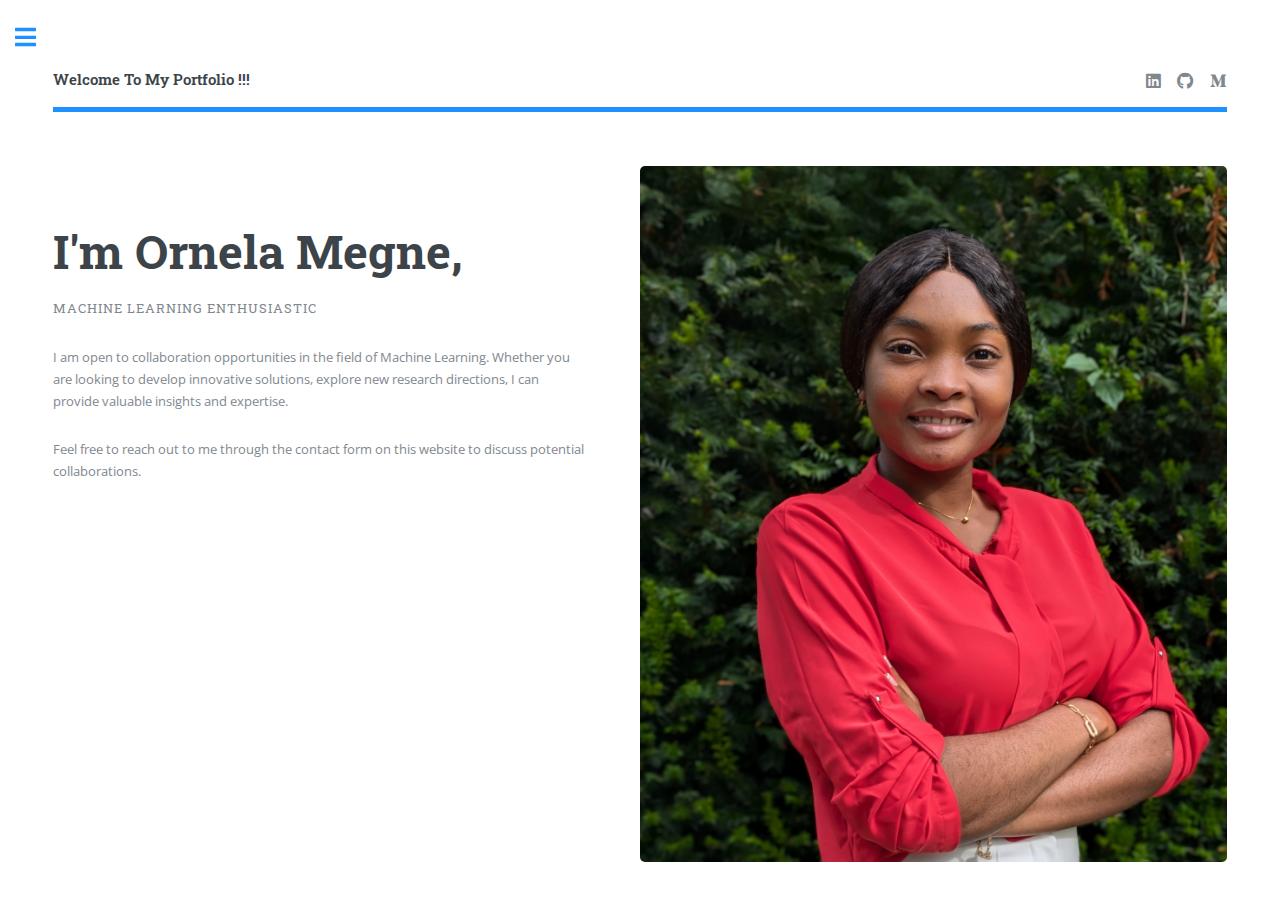
<file: index.html>
<!DOCTYPE HTML>
<!--
	Editorial by HTML5 UP
	html5up.net | @ajlkn
	Free for personal and commercial use under the CCA 3.0 license (html5up.net/license)
-->
<html>
	<head>
		<title>My Portfolio</title>
		<meta charset="utf-8" />
		<meta name="viewport" content="width=device-width, initial-scale=1, user-scalable=no" />
		<link rel="stylesheet" href="assets/css/main.css" />
	</head>
	<body class="is-preload">

		<!-- Wrapper -->
			<div id="wrapper">

				<!-- Main -->
					<div id="main">
						<div class="inner">

							<!-- Header -->
								<header id="header">
									<a href="index.html" class="logo"><strong> Welcome To  My Portfolio !!! </strong> </a>
									<ul class="icons">
										<li><a href="https://www.linkedin.com/in/pauline-choudja/" class="icon brands fa-linkedin"><span class="label">Linkedin</span></a></li>
										<li><a href="https://github.com/MEGNEOrnela" class="icon brands fa-github"><span class="label">Github</span></a></li>
										<!-- <li><a href="#" class="icon brands fa-snapchat-ghost"><span class="label">Snapchat</span></a></li>
										<li><a href="#" class="icon brands fa-instagram"><span class="label">Instagram</span></a></li> -->
										<li><a href="https://medium.com/@pmegne" class="icon brands fa-medium-m"><span class="label">Medium</span></a></li>
									</ul>
								</header>

							<!-- Banner -->
								<section id="banner">
									<div class="content">
										<header>
											<h1><br />
												I'm Ornela Megne,</h1>
											<p>Machine Learning Enthusiastic</p>
										</header>
										<p>  I am open to collaboration opportunities  in the field of Machine Learning. Whether you are looking to develop innovative solutions, explore new research directions, I can provide valuable insights and expertise.</p>
										
										
										<p>Feel free to reach out to me through the contact form on this website to discuss potential collaborations.</p>
									</div>
									<span class="image object">
										<img src="images/ornela.jpeg" alt="" />
									</span>
								</section>

							<!-- Section -->

						</div>
					</div>

				<!-- Sidebar -->
					<div id="sidebar">
						<div class="inner">

							<!-- Search -->
								<!-- <section id="search" class="alt">
									<form method="post" action="#">
										<input type="text" name="query" id="query" placeholder="Search" />
									</form>
								</section> -->

							<!-- Menu -->
								<nav id="menu">
									<header class="major">
										<h2>Menu</h2>
									</header>
									<ul>
										<li><a href="index.html">Homepage</a></li>
										<li><a href="generic.html">About Myself</a></li>
										<li><a href="experience.html">Experience and Education</a></li>
										<li><a href="skills.html">Skills</a></li>
										<!-- <li><a href="education.html">Education and Certifications</a></li> -->
										<li><a href="projects.html">Projects</a></li>

										<li><a href="conference.html">Conference & Pubication</a></li>
									</ul>
								</nav>

							

							<!-- Section -->
								<section>
									<header class="major">
										<h2>Get in touch</h2>
									</header>
									<!-- <p>I am open to collaboration opportunities  in the field of machine learning. Whether you are looking to develop innovative solutions, explore new research directions, I can provide valuable insights and expertise.</p> -->
									<ul class="contact">
										<li class="icon solid fa-envelope"><a href="#">ornelaaudrey28@gmail.com</a></li>
										<li class="icon solid fa-phone">(+49) 1521 3870598</li>
										<li class="icon solid fa-home">Tuebingen, Germany<br />
										</li>
									</ul>
								</section>

							<!-- Footer -->
								<footer id="footer">
									<p> Thank you for visiting my website. Together, let's harness the power of machine learning to shape a brighter future.</p>
								</footer>

						</div>
					</div>

			</div>

		<!-- Scripts -->
			<script src="assets/js/jquery.min.js"></script>
			<script src="assets/js/browser.min.js"></script>
			<script src="assets/js/breakpoints.min.js"></script>
			<script src="assets/js/util.js"></script>
			<script src="assets/js/main.js"></script>

	</body>
</html>
</file>
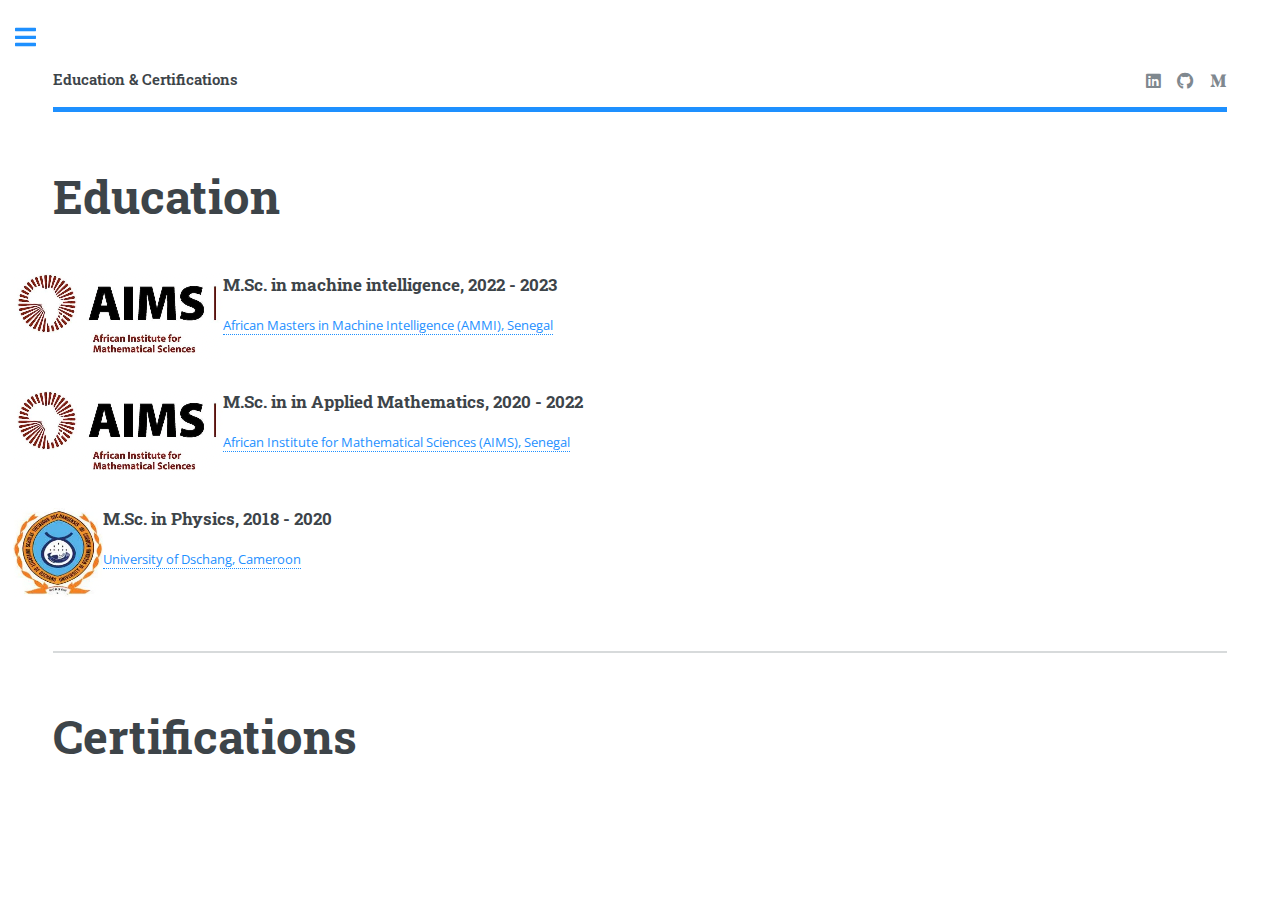
<file: education.html>
<!DOCTYPE HTML>
<!--
	Editorial by HTML5 UP
	html5up.net | @ajlkn
	Free for personal and commercial use under the CCA 3.0 license (html5up.net/license)
-->
<html>
	<head>
		<title>Education</title>
		<meta charset="utf-8" />
		<meta name="viewport" content="width=device-width, initial-scale=1, user-scalable=no" />
		<link rel="stylesheet" href="assets/css/main.css" />
	</head>
	<body class="is-preload">

		<!-- Wrapper -->
			<div id="wrapper">

				<!-- Main -->
					<div id="main">
						<div class="inner">

							<!-- Header -->
								<header id="header">
									<a href="index.html" class="logo"><strong>Education & Certifications</strong></a>
									<ul class="icons">
										<li><a href="https://www.linkedin.com/in/pauline-choudja/" class="icon brands fa-linkedin"><span class="label">Linkedin</span></a></li>
										<li><a href="https://github.com/MEGNEOrnela" class="icon brands fa-github"><span class="label">Github</span></a></li>
										<!-- <li><a href="#" class="icon brands fa-snapchat-ghost"><span class="label">Snapchat</span></a></li>
										<li><a href="#" class="icon brands fa-instagram"><span class="label">Instagram</span></a></li> -->
										<li><a href="https://medium.com/@pmegne" class="icon brands fa-medium-m"><span class="label">Medium</span></a></li>
									</ul>
								</header>

							<!-- Content -->
								<section>
									<header class="main">
										<h1>Education</h1>
									</header>

									<!-- Content -->
					
									<div class="features">
										<!-- <article> -->
											<span class="image"><img src="projects_images/aims.png"></span>
											<div class="content">
												<h3>M.Sc. in machine intelligence, 2022 - 2023</h3>
												<p><a href="https://aimsammi.org/#:~:text=AMMI%20is%20a%20novel%20fully,of%20Africa%20and%20the%20world.">African Masters in Machine Intelligence (AMMI), Senegal</a></p>
											</div>
										<!-- </article> -->
									</div>

									<div class="features">
										<!-- <article> -->
											<span class="image"><img src="projects_images/aims.png"></span>
											<div class="content">
												<h3>M.Sc. in in Applied Mathematics,  2020 - 2022</h3>
												<p><a href="https://aims-senegal.org/">African Institute for Mathematical Sciences (AIMS), Senegal</a></p>
											</div>
										<!-- </article> -->
									</div>

									<div class="features">
										<!-- <article> -->
											<span class="image"><img src="projects_images/ds_logo.png"></span>
											<div class="content">
												<h3>M.Sc.  in Physics,  2018 - 2020</h3>
												<p><a href="https://www.univ-dschang.org/contact-us/">University of Dschang, Cameroon</a></p>
											</div>
										<!-- </article> -->
									</div>
										<!-- <h2 id="content">Sample Content</h2>
										<p>Praesent ac adipiscing ullamcorper semper ut amet ac risus. Lorem sapien ut odio odio nunc. Ac adipiscing nibh porttitor erat risus justo adipiscing adipiscing amet placerat accumsan. Vis. Faucibus odio magna tempus adipiscing a non. In mi primis arcu ut non accumsan vivamus ac blandit adipiscing adipiscing arcu metus praesent turpis eu ac lacinia nunc ac commodo gravida adipiscing eget accumsan ac nunc adipiscing adipiscing lorem ipsum dolor sit amet nullam veroeros adipiscing.</p> -->
								
									</section>

                                    <section>
                                        <header class="main">
                                            <h1>Certifications</h1>
                                        </header>
                                    </section>
						</div>
					</div>

				<!-- Sidebar -->
					<div id="sidebar">
						<div class="inner">

							<!-- Search -->
								<!-- <section id="search" class="alt">
									<form method="post" action="#">
										<input type="text" name="query" id="query" placeholder="Search" />
									</form>
								</section> -->

							<!-- Menu -->
								<nav id="menu">
									<header class="major">
										<h2>Menu</h2>
									</header>
									<ul>
										<li><a href="ornela.html">Homepage</a></li>
										<li><a href="generic.html">About Myself</a></li>
										<li><a href="experience.html">Experience and Education</a></li>
										<li><a href="skills.html">Skills</a></li>
										<!-- <li><a href="education.html">Education and Certifications</a></li> -->
										<li><a href="projects.html">Projects</a></li>
										<li><a href="conference.html">Conference & Pubication</a></li>
									</ul>
								</nav>


							<!-- Section -->
								<section>
									<header class="major">
										<h2>Get in touch</h2>
									</header>
									<p>I am open to collaboration opportunities  in the field of machine learning. Whether you are looking to develop innovative solutions, explore new research directions, I can provide valuable insights and expertise.</p>
									<ul class="contact">
										<li class="icon solid fa-envelope"><a href="#">ornelaaudrey28@gmail.com</a></li>
										<li class="icon solid fa-phone">(+49) 1521 3870598</li>
										<li class="icon solid fa-home">Tuebingen, Germany<br />
										</li>
									</ul>
								</section>

							<!-- Footer -->
							<footer id="footer">
								<p> Thank you for visiting my website. Together, let's harness the power of machine learning to shape a brighter future.</p>
							</footer>

						</div>
					</div>

			</div>

		<!-- Scripts -->
			<script src="assets/js/jquery.min.js"></script>
			<script src="assets/js/browser.min.js"></script>
			<script src="assets/js/breakpoints.min.js"></script>
			<script src="assets/js/util.js"></script>
			<script src="assets/js/main.js"></script>

	</body>
</html>
</file>
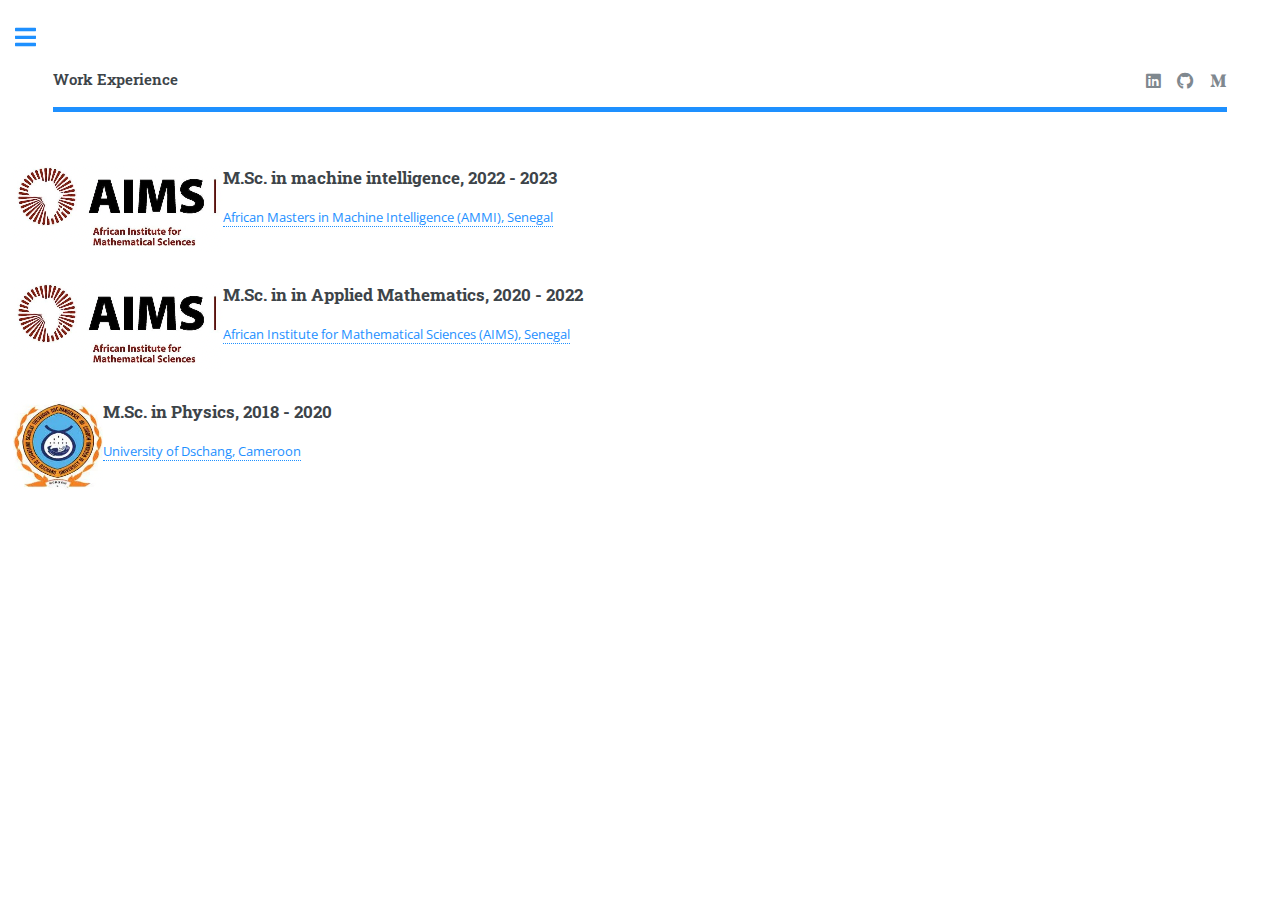
<file: elements.html>
<!DOCTYPE HTML>
<!--
	Editorial by HTML5 UP
	html5up.net | @ajlkn
	Free for personal and commercial use under the CCA 3.0 license (html5up.net/license)
-->
<html>
	<head>
		<title>Work Experience</title>
		<meta charset="utf-8" />
		<meta name="viewport" content="width=device-width, initial-scale=1, user-scalable=no" />
		<link rel="stylesheet" href="assets/css/main.css" />
	</head>
	<body class="is-preload">

		<!-- Wrapper -->
			<div id="wrapper">

				<!-- Main -->
					<div id="main">
						<div class="inner">

							<!-- Header -->
								<header id="header">
									<a href="index.html" class="logo"><strong>Work Experience</strong></a>
									<ul class="icons">
										<li><a href="https://www.linkedin.com/in/pauline-choudja/" class="icon brands fa-linkedin"><span class="label">Linkedin</span></a></li>
										<li><a href="https://github.com/MEGNEOrnela" class="icon brands fa-github"><span class="label">Github</span></a></li>
										<!-- <li><a href="#" class="icon brands fa-snapchat-ghost"><span class="label">Snapchat</span></a></li>
										<li><a href="#" class="icon brands fa-instagram"><span class="label">Instagram</span></a></li> -->
										<li><a href="https://medium.com/@pmegne" class="icon brands fa-medium-m"><span class="label">Medium</span></a></li>
									</ul>
								</header>

							<!-- Content -->
								<section>
									<!-- <header class="main">
										<h1>Elements</h1>
									</header> -->

									<!-- Content -->
					
									<div class="features">
										<!-- <article> -->
											<span class="image"><img src="projects_images/aims.png"></span>
											<div class="content">
												<h3>M.Sc. in machine intelligence, 2022 - 2023</h3>
												<p><a href="https://aimsammi.org/#:~:text=AMMI%20is%20a%20novel%20fully,of%20Africa%20and%20the%20world.">African Masters in Machine Intelligence (AMMI), Senegal</a></p>
											</div>
										<!-- </article> -->
									</div>

									<div class="features">
										<!-- <article> -->
											<span class="image"><img src="projects_images/aims.png"></span>
											<div class="content">
												<h3>M.Sc. in in Applied Mathematics,  2020 - 2022</h3>
												<p><a href="https://aims-senegal.org/">African Institute for Mathematical Sciences (AIMS), Senegal</a></p>
											</div>
										<!-- </article> -->
									</div>

									<div class="features">
										<!-- <article> -->
											<span class="image"><img src="projects_images/ds_logo.png"></span>
											<div class="content">
												<h3>M.Sc.  in Physics,  2018 - 2020</h3>
												<p><a href="https://www.univ-dschang.org/contact-us/">University of Dschang, Cameroon</a></p>
											</div>
										<!-- </article> -->
									</div>
										<!-- <h2 id="content">Sample Content</h2>
										<p>Praesent ac adipiscing ullamcorper semper ut amet ac risus. Lorem sapien ut odio odio nunc. Ac adipiscing nibh porttitor erat risus justo adipiscing adipiscing amet placerat accumsan. Vis. Faucibus odio magna tempus adipiscing a non. In mi primis arcu ut non accumsan vivamus ac blandit adipiscing adipiscing arcu metus praesent turpis eu ac lacinia nunc ac commodo gravida adipiscing eget accumsan ac nunc adipiscing adipiscing lorem ipsum dolor sit amet nullam veroeros adipiscing.</p> -->
								
									</section>
						</div>
					</div>

				<!-- Sidebar -->
					<div id="sidebar">
						<div class="inner">

							<!-- Menu -->
								<nav id="menu">
									<header class="major">
										<h2>Menu</h2>
									</header>
									<ul>
										<li><a href="ornela.html">Homepage</a></li>
										<li><a href="generic.html">About Myself</a></li>
										<li><a href="experience.html">Experience and Education</a></li>
										<li><a href="skills.html">Skills</a></li>
										<!-- <li><a href="education.html">Education and Certifications</a></li> -->
										<li><a href="projects.html">Projects</a></li>
										<li><a href="conference.html">Conference & Pubication</a></li>
										
									</ul>
								</nav>


							<!-- Section -->
								<section>
									<header class="major">
										<h2>Get in touch</h2>
									</header>
									<p>I am open to collaboration opportunities  in the field of machine learning. Whether you are looking to develop innovative solutions, explore new research directions, I can provide valuable insights and expertise.</p>
									<ul class="contact">
										<li class="icon solid fa-envelope"><a href="#">ornelaaudrey28@gmail.com</a></li>
										<li class="icon solid fa-phone">(+49) 1521 3870598</li>
										<li class="icon solid fa-home">Tuebingen, Germany<br />
										</li>
									</ul>
								</section>

							<!-- Footer -->
							<footer id="footer">
								<p> Thank you for visiting my website. Together, let's harness the power of machine learning to shape a brighter future.</p>
							</footer>

						</div>
					</div>

			</div>

		<!-- Scripts -->
			<script src="assets/js/jquery.min.js"></script>
			<script src="assets/js/browser.min.js"></script>
			<script src="assets/js/breakpoints.min.js"></script>
			<script src="assets/js/util.js"></script>
			<script src="assets/js/main.js"></script>

	</body>
</html>
</file>
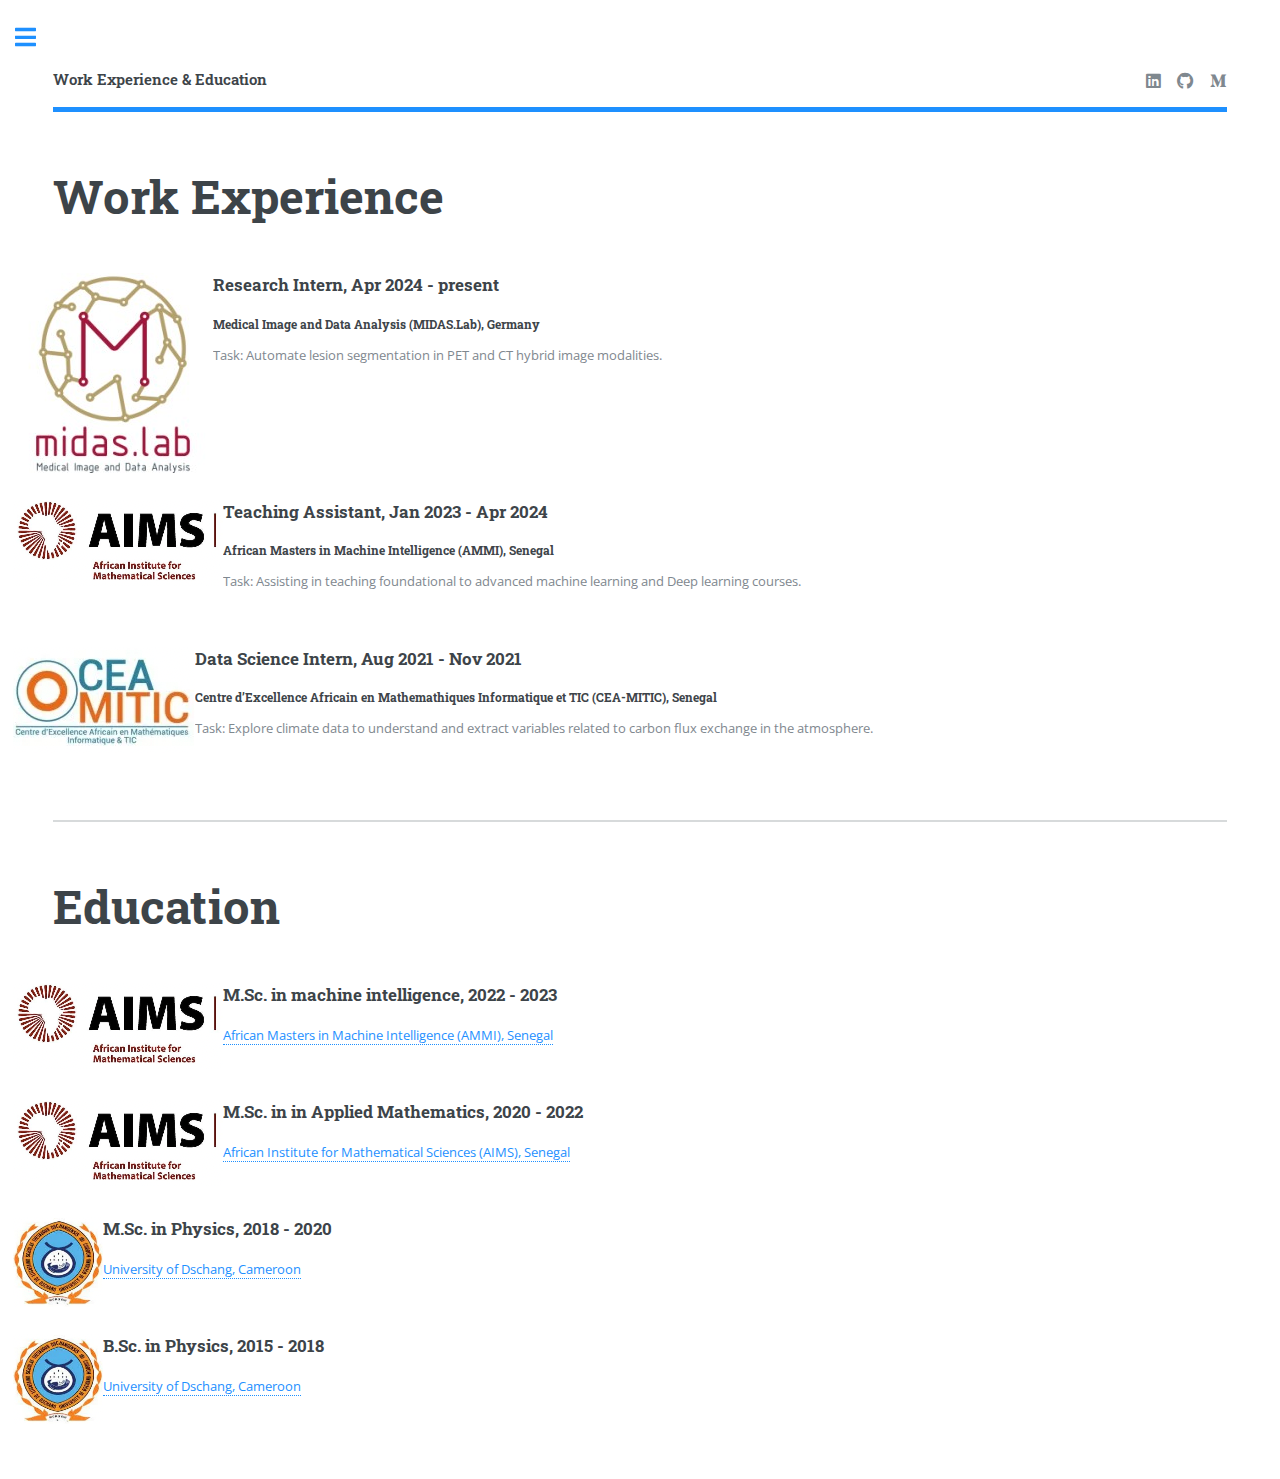
<file: experience.html>
<!DOCTYPE HTML>
<!--
	Editorial by HTML5 UP
	html5up.net | @ajlkn
	Free for personal and commercial use under the CCA 3.0 license (html5up.net/license)
-->
<html>
	<head>
		<title>Work Experience</title>
		<meta charset="utf-8" />
		<meta name="viewport" content="width=device-width, initial-scale=1, user-scalable=no" />
		<link rel="stylesheet" href="assets/css/main.css" />
	</head>
	<body class="is-preload">

		<!-- Wrapper -->
			<div id="wrapper">

				<!-- Main -->
					<div id="main">
						<div class="inner">

							<!-- Header -->
								<header id="header">
									<a href="index.html" class="logo"><strong>Work Experience & Education</strong></a>
									<ul class="icons">
										<li><a href="https://www.linkedin.com/in/pauline-choudja/" class="icon brands fa-linkedin"><span class="label">Linkedin</span></a></li>
										<li><a href="https://github.com/MEGNEOrnela" class="icon brands fa-github"><span class="label">Github</span></a></li>
										<!-- <li><a href="#" class="icon brands fa-snapchat-ghost"><span class="label">Snapchat</span></a></li>
										<li><a href="#" class="icon brands fa-instagram"><span class="label">Instagram</span></a></li> -->
										<li><a href="https://medium.com/@pmegne" class="icon brands fa-medium-m"><span class="label">Medium</span></a></li>
									</ul>
								</header>

							<!-- Content -->
								<section>
                                    <header class="main">
                                        <h1>Work Experience</h1>
                                    </header>
									<!-- Content -->
                                    <div class="features">
										<!-- <article> -->
											<span class="image"><img src="projects_images/midas-logo.jpeg"></span>
											<div class="content">
												<h3>Research Intern, Apr 2024 - present</h3><h5>Medical Image and Data Analysis (MIDAS.Lab), Germany</h5>
                                                <p>Task: Automate lesion segmentation in PET and CT hybrid image modalities.</p>
											</div>
										<!-- </article> -->
									</div>
					
									<div class="features">
										<!-- <article> -->
											<span class="image"><img src="projects_images/aims.png"></span>
											<div class="content">
												<h3>Teaching Assistant, Jan 2023 - Apr 2024</h3><h5>African Masters in Machine Intelligence (AMMI), Senegal</h5>
                                                <p>Task: Assisting in teaching foundational to advanced machine learning and Deep learning courses.</p>
											</div>
										<!-- </article> -->
									</div>

                                    <div class="features">
										<!-- <article> -->
											<span class="image"><img src="projects_images/mitic-logo.png"></span>
											<div class="content">
												<h3>Data Science Intern, Aug 2021 - Nov 2021</h3><h5>Centre d’Excellence Africain en Mathemathiques ​Informatique et TIC (CEA-MITIC), Senegal</h5>
                                                <p>Task: Explore climate data to understand and extract variables related to carbon flux exchange in the atmosphere.</p>
											</div>
										<!-- </article> -->
									</div>

				
										<!-- <h2 id="content">Sample Content</h2>
										<p>Praesent ac adipiscing ullamcorper semper ut amet ac risus. Lorem sapien ut odio odio nunc. Ac adipiscing nibh porttitor erat risus justo adipiscing adipiscing amet placerat accumsan. Vis. Faucibus odio magna tempus adipiscing a non. In mi primis arcu ut non accumsan vivamus ac blandit adipiscing adipiscing arcu metus praesent turpis eu ac lacinia nunc ac commodo gravida adipiscing eget accumsan ac nunc adipiscing adipiscing lorem ipsum dolor sit amet nullam veroeros adipiscing.</p> -->
								
									</section>

                                    <section>
                                        <header class="main">
                                            <h1>Education</h1>
                                        </header>
    
                                        <!-- Content -->
                        
                                        <div class="features">
                                            <!-- <article> -->
                                                <span class="image"><img src="projects_images/aims.png"></span>
                                                <div class="content">
                                                    <h3>M.Sc. in machine intelligence, 2022 - 2023</h3>
                                                    <p><a href="https://aimsammi.org/#:~:text=AMMI%20is%20a%20novel%20fully,of%20Africa%20and%20the%20world.">African Masters in Machine Intelligence (AMMI), Senegal</a></p>
                                                </div>
                                            <!-- </article> -->
                                        </div>
    
                                        <div class="features">
                                            <!-- <article> -->
                                                <span class="image"><img src="projects_images/aims.png"></span>
                                                <div class="content">
                                                    <h3>M.Sc. in in Applied Mathematics,  2020 - 2022</h3>
                                                    <p><a href="https://aims-senegal.org/">African Institute for Mathematical Sciences (AIMS), Senegal</a></p>
                                                </div>
                                            <!-- </article> -->
                                        </div>
    
                                        <div class="features">
                                            <!-- <article> -->
                                                <span class="image"><img src="projects_images/ds_logo.png"></span>
                                                <div class="content">
                                                    <h3>M.Sc.  in Physics,  2018 - 2020</h3>
                                                    <p><a href="https://www.univ-dschang.org/contact-us/">University of Dschang, Cameroon</a></p>
                                                </div>
                                            <!-- </article> -->
                                        </div>

                                        <div class="features">
                                            <!-- <article> -->
                                                <span class="image"><img src="projects_images/ds_logo.png"></span>
                                                <div class="content">
                                                    <h3>B.Sc.  in Physics,  2015 - 2018</h3>
                                                    <p><a href="https://www.univ-dschang.org/contact-us/">University of Dschang, Cameroon</a></p>
                                                </div>
                                            <!-- </article> -->
                                        </div>
                                            <!-- <h2 id="content">Sample Content</h2>
                                            <p>Praesent ac adipiscing ullamcorper semper ut amet ac risus. Lorem sapien ut odio odio nunc. Ac adipiscing nibh porttitor erat risus justo adipiscing adipiscing amet placerat accumsan. Vis. Faucibus odio magna tempus adipiscing a non. In mi primis arcu ut non accumsan vivamus ac blandit adipiscing adipiscing arcu metus praesent turpis eu ac lacinia nunc ac commodo gravida adipiscing eget accumsan ac nunc adipiscing adipiscing lorem ipsum dolor sit amet nullam veroeros adipiscing.</p> -->
                                    
                                        </section>
    
						</div>
					</div>

				<!-- Sidebar -->
					<div id="sidebar">
						<div class="inner">


							<!-- Menu -->
								<nav id="menu">
									<header class="major">
										<h2>Menu</h2>
									</header>
									<ul>
										<li><a href="ornela.html">Homepage</a></li>
										<li><a href="generic.html">About Myself</a></li>
										<li><a href="experience.html">Experience and Education</a></li>
										<li><a href="skills.html">Skills</a></li>
										<!-- <li><a href="education.html">Education and Certifications</a></li> -->
										<li><a href="projects.html">Projects</a></li>
										<li><a href="conference.html">Conference & Pubication</a></li>
										
									</ul>
								</nav>


							<!-- Section -->
								<section>
									<header class="major">
										<h2>Get in touch</h2>
									</header>
									<p>I am open to collaboration opportunities  in the field of machine learning. Whether you are looking to develop innovative solutions, explore new research directions, I can provide valuable insights and expertise.</p>
									<ul class="contact">
										<li class="icon solid fa-envelope"><a href="#">ornelaaudrey28@gmail.com</a></li>
										<li class="icon solid fa-phone">(+49) 1521 3870598</li>
										<li class="icon solid fa-home">Tuebingen, Germany<br />
										</li>
									</ul>
								</section>

							<!-- Footer -->
							<footer id="footer">
								<p> Thank you for visiting my website. Together, let's harness the power of machine learning to shape a brighter future.</p>
							</footer>

						</div>
					</div>

			</div>

		<!-- Scripts -->
			<script src="assets/js/jquery.min.js"></script>
			<script src="assets/js/browser.min.js"></script>
			<script src="assets/js/breakpoints.min.js"></script>
			<script src="assets/js/util.js"></script>
			<script src="assets/js/main.js"></script>

	</body>
</html>
</file>
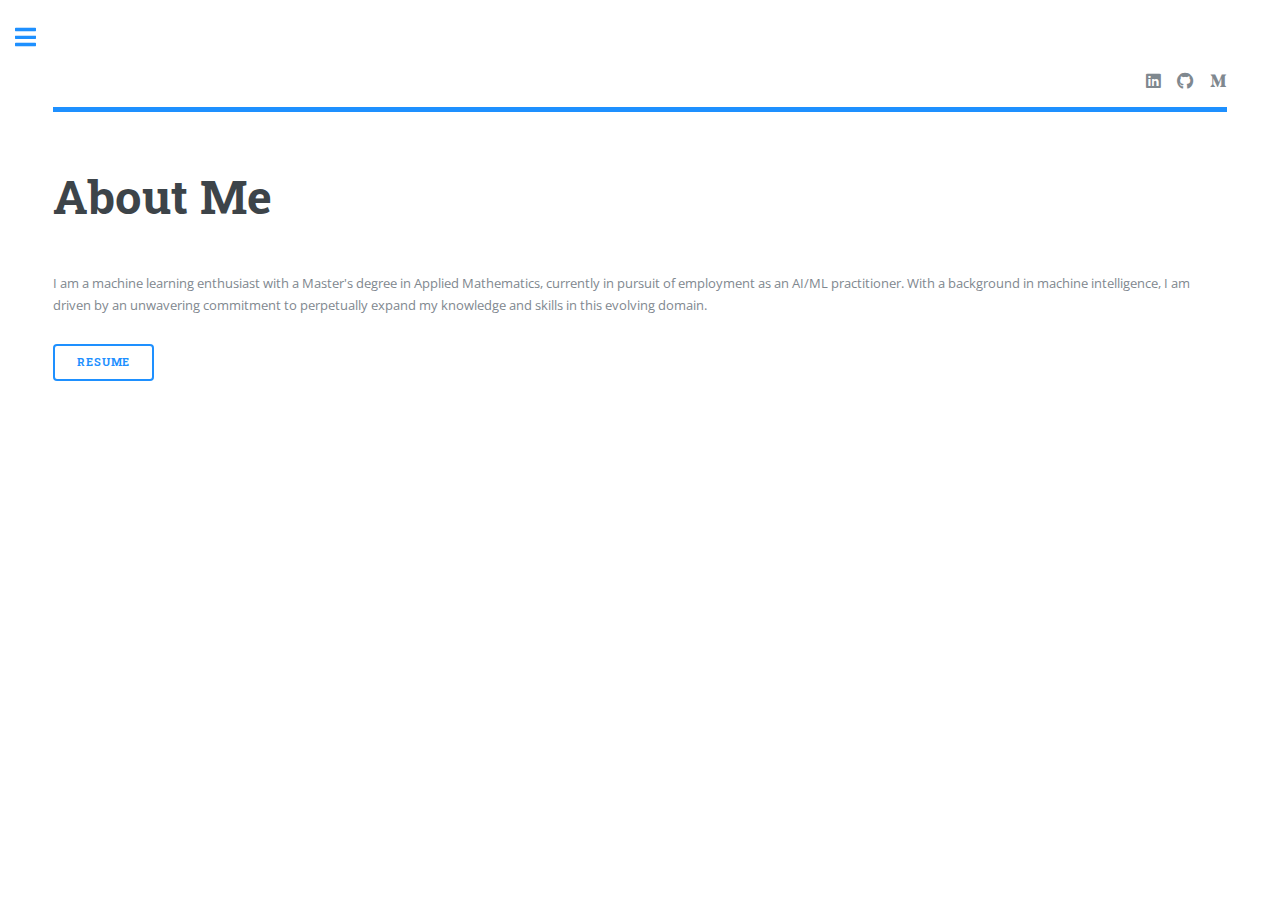
<file: generic.html>
<!DOCTYPE HTML>
<!--
	Editorial by HTML5 UP
	html5up.net | @ajlkn
	Free for personal and commercial use under the CCA 3.0 license (html5up.net/license)
-->
<html>
	<head>
		<title>Generic - Editorial by HTML5 UP</title>
		<meta charset="utf-8" />
		<meta name="viewport" content="width=device-width, initial-scale=1, user-scalable=no" />
		<link rel="stylesheet" href="assets/css/main.css" />
	</head>
	<body class="is-preload">

		<!-- Wrapper -->
			<div id="wrapper">

				<!-- Main -->
					<div id="main">
						<div class="inner">

							<!-- Header -->
								<header id="header">
									<a href="index.html" class="logo"><strong></strong> </a>
									<ul class="icons">
										<li><a href="https://www.linkedin.com/in/pauline-choudja/" class="icon brands fa-linkedin"><span class="label">Linkedin</span></a></li>
										<li><a href="https://github.com/MEGNEOrnela" class="icon brands fa-github"><span class="label">Github</span></a></li>
										<!-- <li><a href="#" class="icon brands fa-snapchat-ghost"><span class="label">Snapchat</span></a></li>
										<li><a href="#" class="icon brands fa-instagram"><span class="label">Instagram</span></a></li> -->
										<li><a href="https://medium.com/@pmegne" class="icon brands fa-medium-m"><span class="label">Medium</span></a></li>
									</ul>
								</header>

							<!-- Content -->
								<section>
									<header class="main">
										<h1>About Me</h1>
									</header>

									<!-- <span class="image main"><img src="images/pic11.jpg" alt="" /></span> -->

									<p>I am a machine learning enthusiast with a Master's degree in Applied Mathematics, currently in pursuit of employment as an AI/ML practitioner. With a  background in machine intelligence, I am driven by an unwavering commitment to perpetually expand my knowledge and skills in this evolving domain.</p>

									<ul class="actions">
										<li><a href="Industry_cv.pdf" class="button big">Resume</a></li>
									</ul>
									<!-- <hr class="major" />

									<h2>Interdum sed dapibus</h2>
									<p>Donec eget ex magna. Interdum et malesuada fames ac ante ipsum primis in faucibus. Pellentesque venenatis dolor imperdiet dolor mattis sagittis. Praesent rutrum sem diam, vitae egestas enim auctor sit amet. Pellentesque leo mauris, consectetur id ipsum sit amet, fergiat. Pellentesque in mi eu massa lacinia malesuada et a elit. Donec urna ex, lacinia in purus ac, pretium pulvinar mauris. Curabitur sapien risus, commodo eget turpis at, elementum convallis elit. Pellentesque enim turpis, hendrerit.</p>
									<p>Lorem ipsum dolor sit amet, consectetur adipiscing elit. Duis dapibus rutrum facilisis. Class aptent taciti sociosqu ad litora torquent per conubia nostra, per inceptos himenaeos. Etiam tristique libero eu nibh porttitor fermentum. Nullam venenatis erat id vehicula viverra. Nunc ultrices eros ut ultricies condimentum. Mauris risus lacus, blandit sit amet venenatis non, bibendum vitae dolor. Nunc lorem mauris, fringilla in aliquam at, euismod in lectus. Pellentesque habitant morbi tristique senectus et netus et malesuada fames ac turpis egestas. In non lorem sit amet elit placerat maximus. Pellentesque aliquam maximus risus, vel sed vehicula. Interdum et malesuada fames ac ante ipsum primis in faucibus. Pellentesque venenatis dolor imperdiet dolor mattis sagittis. Praesent rutrum sem diam, vitae egestas enim auctor sit amet. Pellentesque leo mauris, consectetur id ipsum sit amet, fersapien risus, commodo eget turpis at, elementum convallis elit. Pellentesque enim turpis, hendrerit tristique lorem ipsum dolor.</p> -->
<!-- 
									<hr class="major" />

									<h2>Magna etiam veroeros</h2>
									<p>Lorem ipsum dolor sit amet, consectetur adipiscing elit. Duis dapibus rutrum facilisis. Class aptent taciti sociosqu ad litora torquent per conubia nostra, per inceptos himenaeos. Etiam tristique libero eu nibh porttitor fermentum. Nullam venenatis erat id vehicula viverra. Nunc ultrices eros ut ultricies condimentum. Mauris risus lacus, blandit sit amet venenatis non, bibendum vitae dolor. Nunc lorem mauris, fringilla in aliquam at, euismod in lectus. Pellentesque habitant morbi tristique senectus et netus et malesuada fames ac turpis egestas. In non lorem sit amet elit placerat maximus. Pellentesque aliquam maximus risus, vel sed vehicula.</p>
									<p>Interdum et malesuada fames ac ante ipsum primis in faucibus. Pellentesque venenatis dolor imperdiet dolor mattis sagittis. Praesent rutrum sem diam, vitae egestas enim auctor sit amet. Pellentesque leo mauris, consectetur id ipsum sit amet, fersapien risus, commodo eget turpis at, elementum convallis elit. Pellentesque enim turpis, hendrerit tristique lorem ipsum dolor.</p>

									<hr class="major" />

									<h2>Lorem aliquam bibendum</h2>
									<p>Donec eget ex magna. Interdum et malesuada fames ac ante ipsum primis in faucibus. Pellentesque venenatis dolor imperdiet dolor mattis sagittis. Praesent rutrum sem diam, vitae egestas enim auctor sit amet. Pellentesque leo mauris, consectetur id ipsum sit amet, fergiat. Pellentesque in mi eu massa lacinia malesuada et a elit. Donec urna ex, lacinia in purus ac, pretium pulvinar mauris. Curabitur sapien risus, commodo eget turpis at, elementum convallis elit. Pellentesque enim turpis, hendrerit.</p>
									<p>Lorem ipsum dolor sit amet, consectetur adipiscing elit. Duis dapibus rutrum facilisis. Class aptent taciti sociosqu ad litora torquent per conubia nostra, per inceptos himenaeos. Etiam tristique libero eu nibh porttitor fermentum. Nullam venenatis erat id vehicula viverra. Nunc ultrices eros ut ultricies condimentum. Mauris risus lacus, blandit sit amet venenatis non, bibendum vitae dolor. Nunc lorem mauris, fringilla in aliquam at, euismod in lectus. Pellentesque habitant morbi tristique senectus et netus et malesuada fames ac turpis egestas. In non lorem sit amet elit placerat maximus. Pellentesque aliquam maximus risus, vel sed vehicula.</p> -->

								</section>

						</div>
					</div>

				<!-- Sidebar -->
					<div id="sidebar">
						<div class="inner">

							<!-- Search -->
								<!-- <section id="search" class="alt">
									<form method="post" action="#">
										<input type="text" name="query" id="query" placeholder="Search" />
									</form>
								</section> -->

							<!-- Menu -->
								<nav id="menu">
									<header class="major">
										<h2>Menu</h2>
									</header>
									<ul>
										<li><a href="ornela.html">Homepage</a></li>
										<li><a href="generic.html">About Myself</a></li>
										<li><a href="experience.html">Experience and Education</a></li>
										<li><a href="skills.html">Skills</a></li>
										<!-- <li><a href="education.html">Education and Certifications</a></li> -->
										<li><a href="projects.html">Projects</a></li>
										<li><a href="conference.html">Conference & Pubication</a></li>
										
									</ul>
								</nav>

						

							<!-- Section -->
								<section>
									<header class="major">
										<h2>Get in touch</h2>
									</header>
									<p>I am open to collaboration opportunities  in the field of machine learning. Whether you are looking to develop innovative solutions, explore new research directions, I can provide valuable insights and expertise.</p>
									<ul class="contact">
										<li class="icon solid fa-envelope"><a href="#">ornelaaudrey28@gmail.com</a></li>
										<li class="icon solid fa-phone">(+49) 1521 3870598</li>
										<li class="icon solid fa-home">Tuebingen, Germany<br />
										</li>
									</ul>
								</section>

							<!-- Footer -->
							<footer id="footer">
								<p> Thank you for visiting my website. Together, let's harness the power of machine learning to shape a brighter future.</p>
							</footer>

						</div>
					</div>

			</div>

		<!-- Scripts -->
			<script src="assets/js/jquery.min.js"></script>
			<script src="assets/js/browser.min.js"></script>
			<script src="assets/js/breakpoints.min.js"></script>
			<script src="assets/js/util.js"></script>
			<script src="assets/js/main.js"></script>

	</body>
</html>
</file>
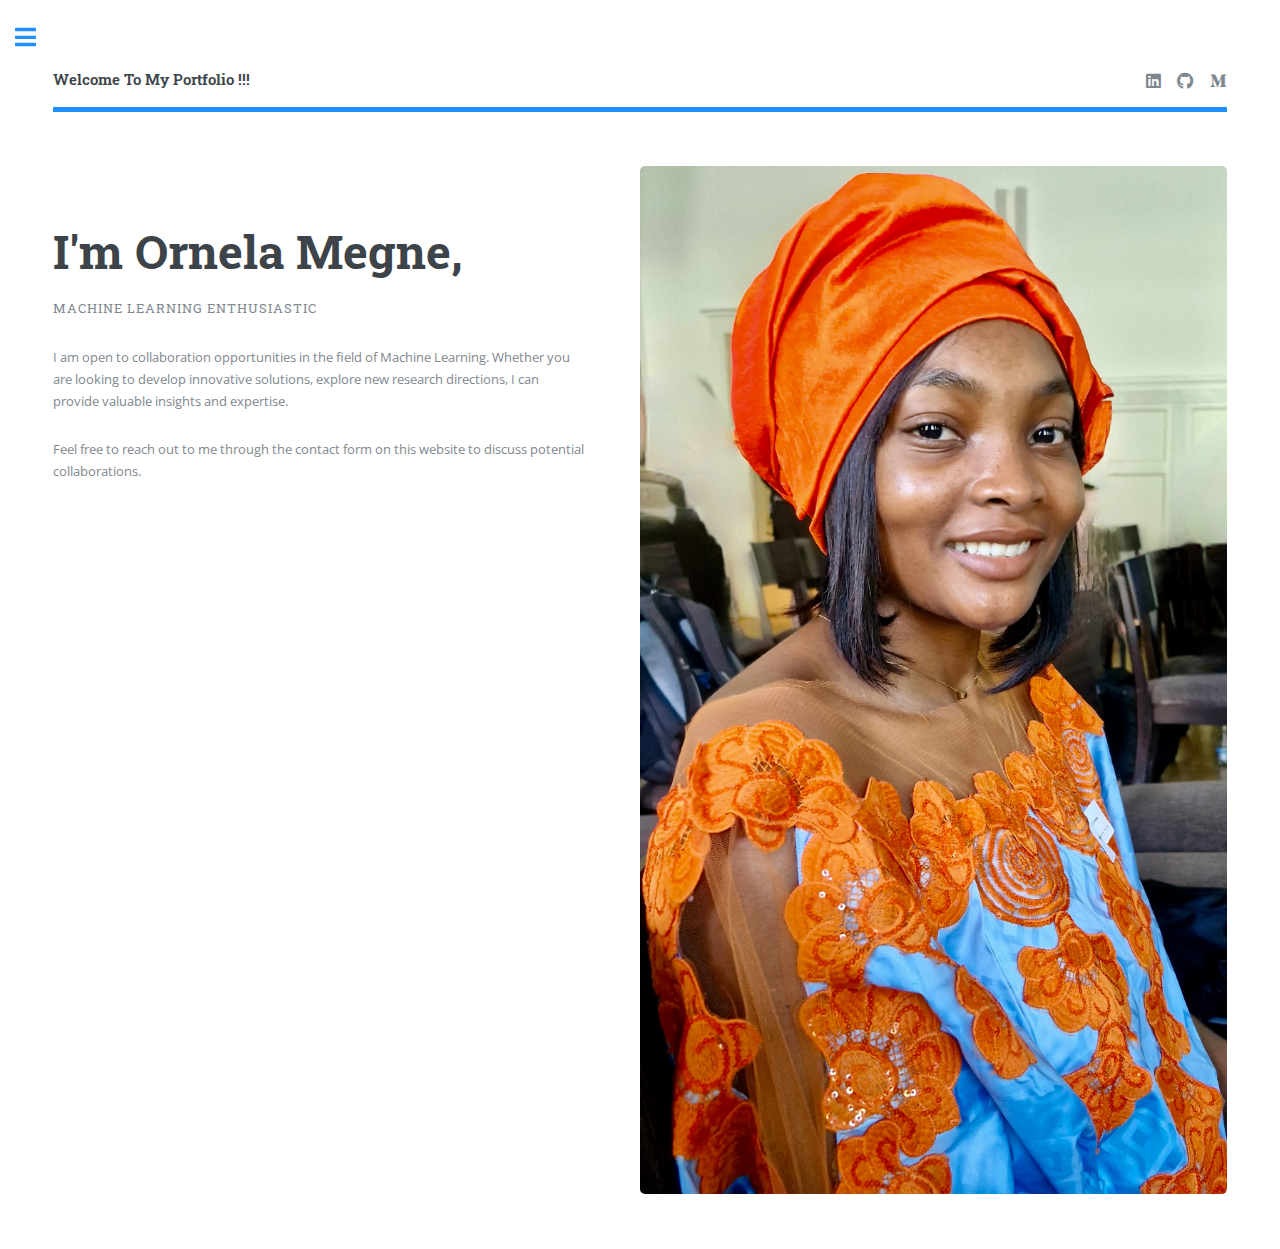
<file: ornela.html>
<!DOCTYPE HTML>
<!--
	Editorial by HTML5 UP
	html5up.net | @ajlkn
	Free for personal and commercial use under the CCA 3.0 license (html5up.net/license)
-->
<html>
	<head>
		<title>My Portfolio</title>
		<meta charset="utf-8" />
		<meta name="viewport" content="width=device-width, initial-scale=1, user-scalable=no" />
		<link rel="stylesheet" href="assets/css/main.css" />
	</head>
	<body class="is-preload">

		<!-- Wrapper -->
			<div id="wrapper">

				<!-- Main -->
					<div id="main">
						<div class="inner">

							<!-- Header -->
								<header id="header">
									<a href="index.html" class="logo"><strong> Welcome To  My Portfolio !!! </strong> </a>
									<ul class="icons">
										<li><a href="https://www.linkedin.com/in/pauline-choudja/" class="icon brands fa-linkedin"><span class="label">Linkedin</span></a></li>
										<li><a href="https://github.com/MEGNEOrnela" class="icon brands fa-github"><span class="label">Github</span></a></li>
										<!-- <li><a href="#" class="icon brands fa-snapchat-ghost"><span class="label">Snapchat</span></a></li>
										<li><a href="#" class="icon brands fa-instagram"><span class="label">Instagram</span></a></li> -->
										<li><a href="https://medium.com/@pmegne" class="icon brands fa-medium-m"><span class="label">Medium</span></a></li>
									</ul>
								</header>

							<!-- Banner -->
								<section id="banner">
									<div class="content">
										<header>
											<h1><br />
												I'm Ornela Megne,</h1>
											<p>Machine Learning Enthusiastic</p>
										</header>
										<p>  I am open to collaboration opportunities  in the field of Machine Learning. Whether you are looking to develop innovative solutions, explore new research directions, I can provide valuable insights and expertise.</p>
										
										
										<p>Feel free to reach out to me through the contact form on this website to discuss potential collaborations.</p>
									</div>
									<span class="image object">
										<img src="images/profile.jpeg" alt="" />
									</span>
								</section>

							<!-- Section -->

						</div>
					</div>

				<!-- Sidebar -->
					<div id="sidebar">
						<div class="inner">

							<!-- Search -->
								<!-- <section id="search" class="alt">
									<form method="post" action="#">
										<input type="text" name="query" id="query" placeholder="Search" />
									</form>
								</section> -->

							<!-- Menu -->
								<nav id="menu">
									<header class="major">
										<h2>Menu</h2>
									</header>
									<ul>
										<li><a href="ornela.html">Homepage</a></li>
										<li><a href="generic.html">About Myself</a></li>
										<li><a href="experience.html">Experience and Education</a></li>
										<li><a href="skills.html">Skills</a></li>
										<!-- <li><a href="education.html">Education and Certifications</a></li> -->
										<li><a href="projects.html">Projects</a></li>

										<li><a href="conference.html">Conference & Pubication</a></li>
									</ul>
								</nav>

							

							<!-- Section -->
								<section>
									<header class="major">
										<h2>Get in touch</h2>
									</header>
									<!-- <p>I am open to collaboration opportunities  in the field of machine learning. Whether you are looking to develop innovative solutions, explore new research directions, I can provide valuable insights and expertise.</p> -->
									<ul class="contact">
										<li class="icon solid fa-envelope"><a href="#">ornelaaudrey28@gmail.com</a></li>
										<li class="icon solid fa-phone">(+49) 1521 3870598</li>
										<li class="icon solid fa-home">Tuebingen, Germany<br />
										</li>
									</ul>
								</section>

							<!-- Footer -->
								<footer id="footer">
									<p> Thank you for visiting my website. Together, let's harness the power of machine learning to shape a brighter future.</p>
								</footer>

						</div>
					</div>

			</div>

		<!-- Scripts -->
			<script src="assets/js/jquery.min.js"></script>
			<script src="assets/js/browser.min.js"></script>
			<script src="assets/js/breakpoints.min.js"></script>
			<script src="assets/js/util.js"></script>
			<script src="assets/js/main.js"></script>

	</body>
</html>
</file>
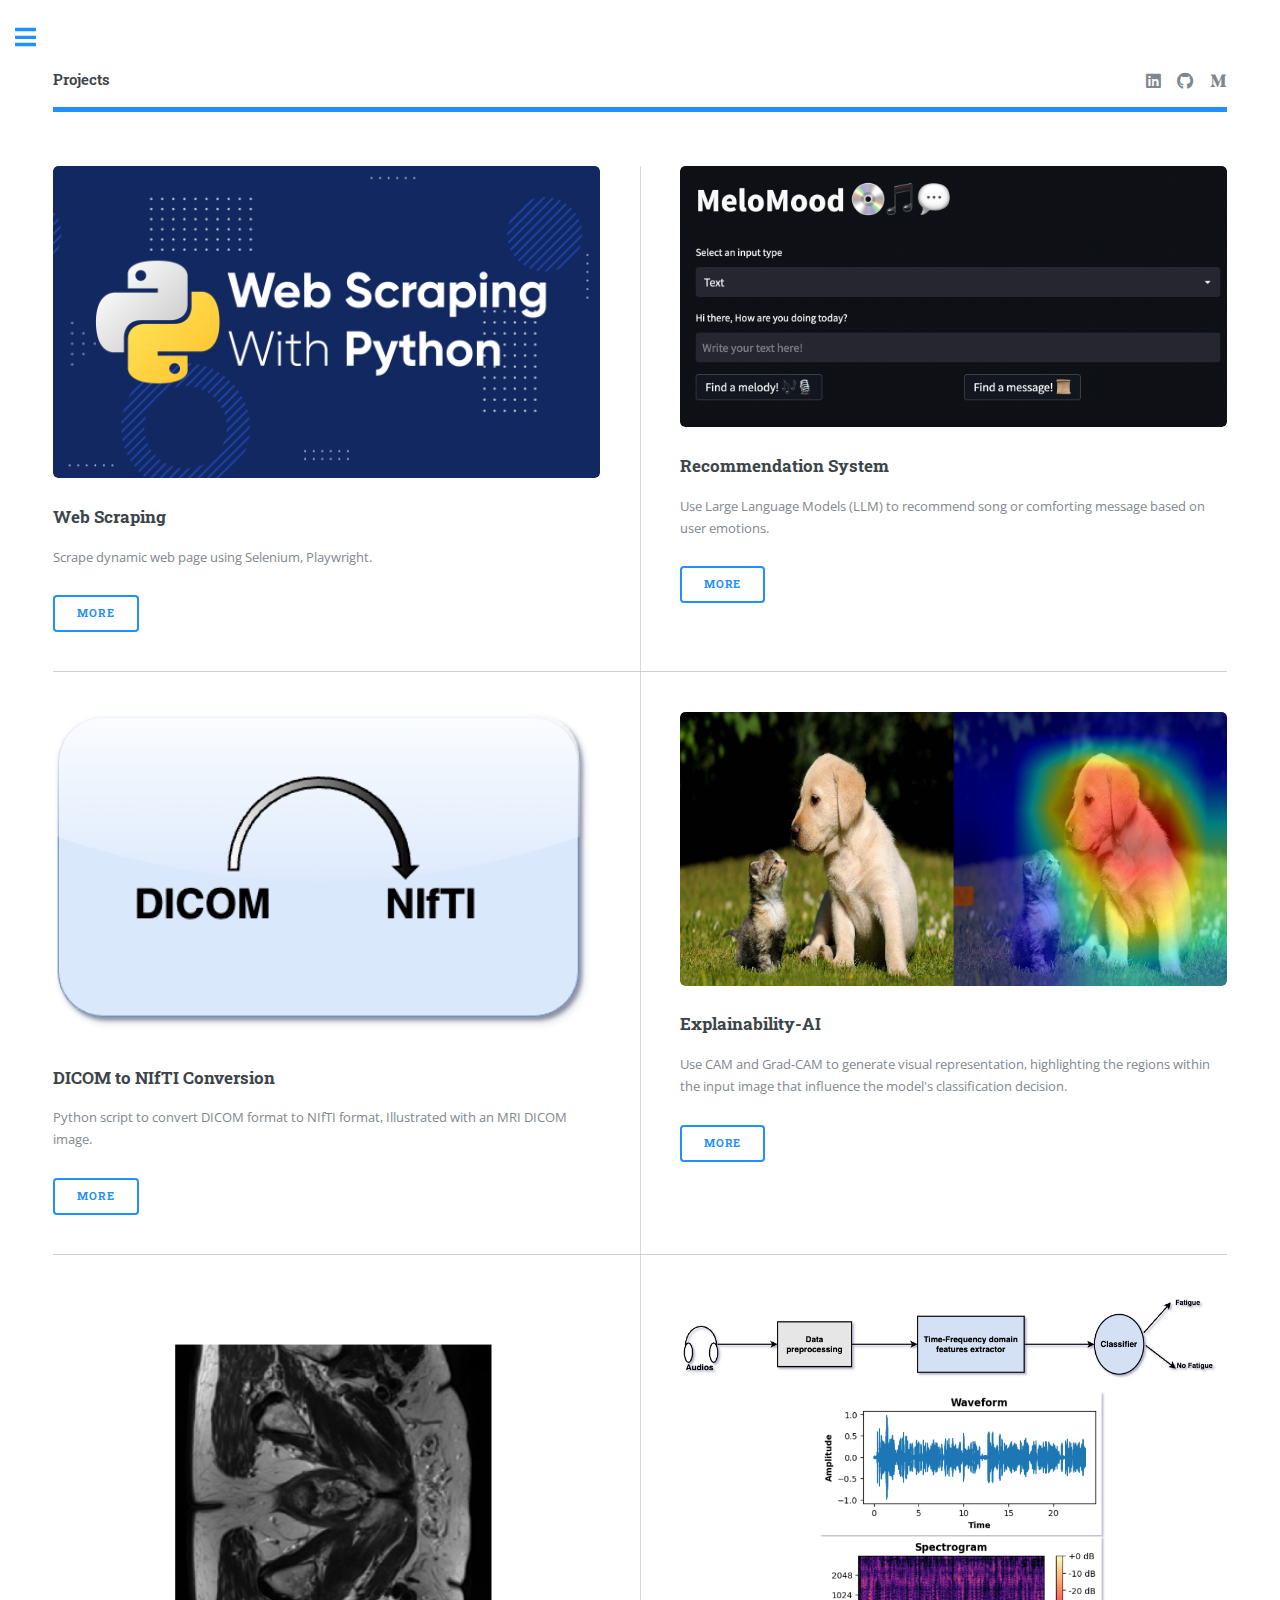
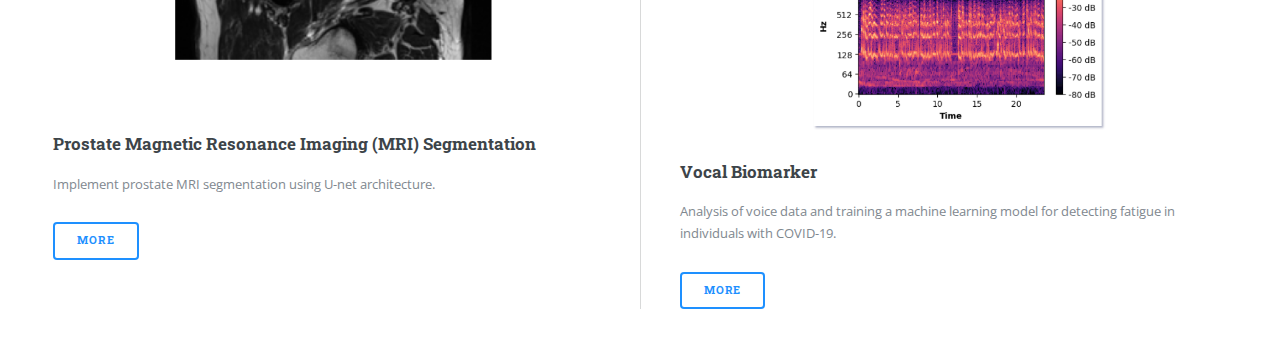
<file: projects.html>
<!DOCTYPE HTML>
<!--
	Editorial by HTML5 UP
	html5up.net | @ajlkn
	Free for personal and commercial use under the CCA 3.0 license (html5up.net/license)
-->
<html>
	<head>
		<title>Projects</title>
		<meta charset="utf-8" />
		<meta name="viewport" content="width=device-width, initial-scale=1, user-scalable=no" />
		<link rel="stylesheet" href="assets/css/main.css" />
	</head>
	<body class="is-preload">

		<!-- Wrapper -->
			<div id="wrapper">

				<!-- Main -->
					<div id="main">
						<div class="inner">

							<!-- Header -->
								<header id="header">
									<a href="index.html" class="logo"><strong>Projects</strong></a>
									<ul class="icons">
										<li><a href="https://www.linkedin.com/in/pauline-choudja/" class="icon brands fa-linkedin"><span class="label">Linkedin</span></a></li>
										<li><a href="https://github.com/MEGNEOrnela" class="icon brands fa-github"><span class="label">Github</span></a></li>
										<!-- <li><a href="#" class="icon brands fa-snapchat-ghost"><span class="label">Snapchat</span></a></li>
										<li><a href="#" class="icon brands fa-instagram"><span class="label">Instagram</span></a></li> -->
										<li><a href="https://medium.com/@pmegne" class="icon brands fa-medium-m"><span class="label">Medium</span></a></li>
									</ul>
								</header>

							<!-- Content -->
								<section>
									<!-- <header class="main">
										<h1>Elements</h1>
									</header> -->
                                    <div class="posts">
										<article>
											<a href="#" class="image"><img src="projects_images/web-scraping-with-python.png" alt="" /></a>
											<h3>Web Scraping </h3>
											<p>Scrape dynamic web page using Selenium, Playwright.</p>
											<ul class="actions">
												<li><a href="https://github.com/MEGNEOrnela/Web-Scraping" class="button">More</a></li>
											</ul>
										</article>
										<article>
											<a href="#" class="image"><img src="projects_images/melomood.png" alt="" /></a>
											<h3>Recommendation System</h3>
											<p>Use Large Language Models (LLM) to recommend song or comforting message based on user emotions.</p>
											<ul class="actions">
												<li><a href="https://github.com/MEGNEOrnela/Recommendation_engine" class="button">More</a></li>
											</ul>
										</article>
										<article>
											<a href="#" class="image"><img src="projects_images/dicom_to_nifti.png" alt="" /></a>
											<h3>DICOM to NIfTI Conversion</h3>
											<p>Python script to convert DICOM format to NIfTI format, Illustrated with an MRI DICOM image.</p>
											<ul class="actions">
												<li><a href="https://medium.com/@pmegne/dicom-to-nifti-conversion-dc436c0b5fa6" class="button">More</a></li>
											</ul>
										</article> 
										<article>
											<a href="#" class="image"><img src="projects_images/XAI.png" alt="" /></a>
											<h3>Explainability-AI</h3>
											<p> Use CAM and Grad-CAM to generate visual representation, highlighting the ​regions within the input image that influence the model's classification decision.</p>
											<ul class="actions">
												<li><a href="https://github.com/MEGNEOrnela/Explainability-AI" class="button">More</a></li>
											</ul>
										</article>
										<article>
											<a href="#" class="image"><img src="projects_images/MRI_gif.gif" alt="" /></a>
											<h3>Prostate Magnetic Resonance Imaging (MRI) Segmentation</h3>
											<p>Implement prostate MRI segmentation using U-net architecture.</p>
											<ul class="actions">
												<li><a href="https://github.com/MEGNEOrnela/My_medium_Posts/blob/main/Image_segmentation/unet_for_image_segmentation_monai_for_prepro.ipynb" class="button">More</a></li>
											</ul>
										</article>

										

										<article>
											<a href="#" class="image"><img src="projects_images/vocal_bio2.png" alt="" /></a>
											<h3>Vocal Biomarker</h3>
											<p>Analysis of voice data and training a machine learning model for detecting fatigue in individuals with COVID-19.</p>
											<ul class="actions">
												<li><a href="https://medium.com/ai-in-plain-english/vocal-biomarker-to-predict-fatigue-in-people-with-covid-19-16db2774c001" class="button">More</a></li>
											</ul>
										</article>
										
									</div>
                                </section>
                        </div>
                    </div>
									<!-- Content -->
						

				<!-- Sidebar -->
					<div id="sidebar">
						<div class="inner">

							<!-- Menu -->
								<nav id="menu">
									<header class="major">
										<h2>Menu</h2>
									</header>
									<ul>
										<li><a href="ornela.html">Homepage</a></li>
										<li><a href="generic.html">About Myself</a></li>
										<li><a href="experience.html">Experience and Education</a></li>
										<li><a href="skills.html">Skills</a></li>
										<!-- <li><a href="education.html">Education and Certifications</a></li> -->
										<li><a href="projects.html">Projects</a></li>
										<li><a href="conference.html">Conference & Pubication</a></li>
									</ul>
								</nav>

					

							<!-- Section -->
								<section>
									<header class="major">
										<h2>Get in touch</h2>
									</header>
									<p>I am open to collaboration opportunities  in the field of machine learning. Whether you are looking to develop innovative solutions, explore new research directions, I can provide valuable insights and expertise.</p>
									<ul class="contact">
										<li class="icon solid fa-envelope"><a href="#">ornelaaudrey28@gmail.com</a></li>
										<li class="icon solid fa-phone">(+49) 1521 3870598</li>
										<li class="icon solid fa-home">Tuebingen, Germany<br />
										</li>
									</ul>
								</section>

							<!-- Footer -->
                            <footer id="footer">
                                <p> Thank you for visiting my website. Together, let's harness the power of machine learning to shape a brighter future.</p>
                            </footer>

						</div>
					</div>

			</div>

		<!-- Scripts -->
			<script src="assets/js/jquery.min.js"></script>
			<script src="assets/js/browser.min.js"></script>
			<script src="assets/js/breakpoints.min.js"></script>
			<script src="assets/js/util.js"></script>
			<script src="assets/js/main.js"></script>

	</body>
</html>
</file>
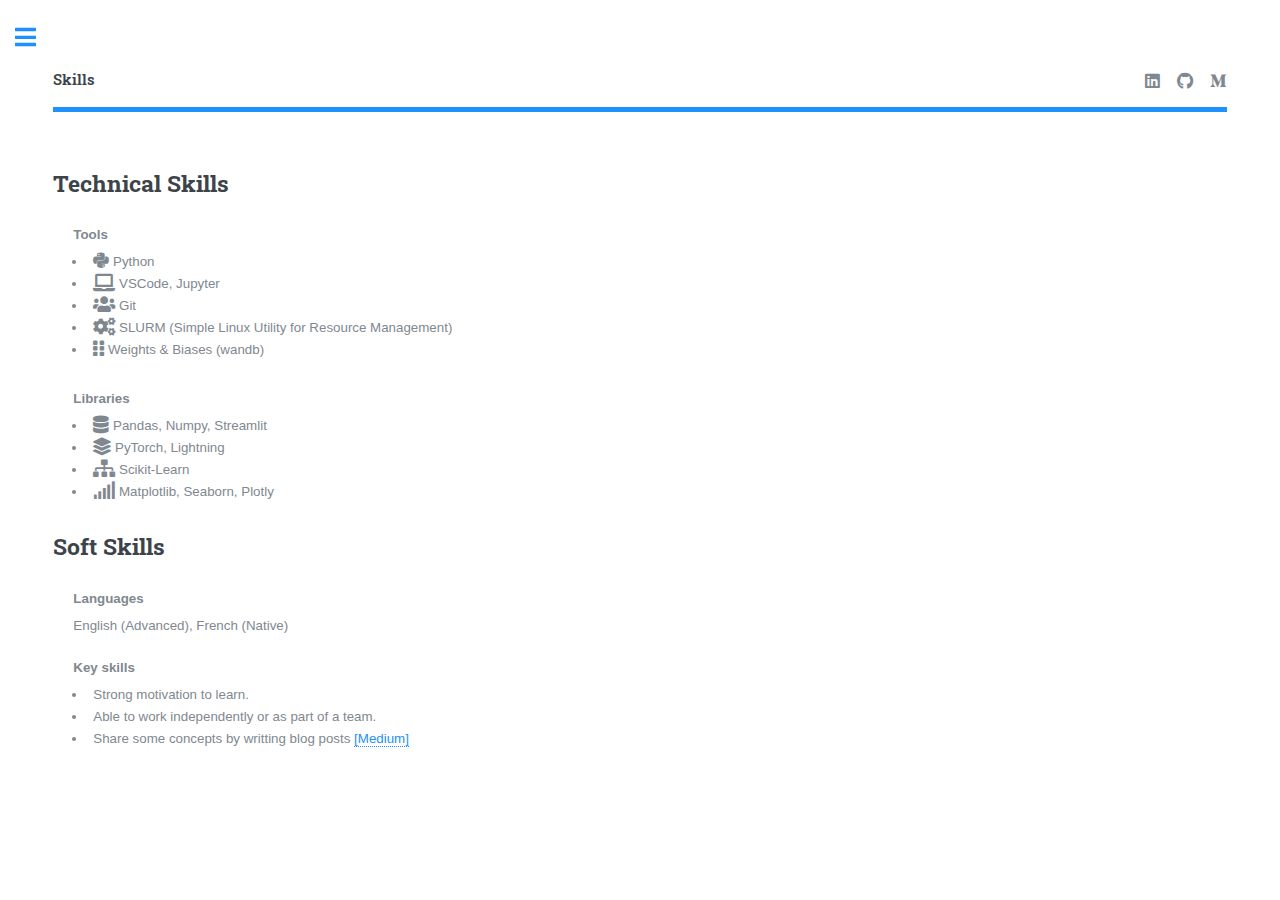
<file: skills.html>
<!DOCTYPE HTML>
<!--
	Editorial by HTML5 UP
	html5up.net | @ajlkn
	Free for personal and commercial use under the CCA 3.0 license (html5up.net/license)
-->
<html>
	<head>
		<title>Skills</title>
		<meta charset="utf-8" />
		<meta name="viewport" content="width=device-width, initial-scale=1, user-scalable=no" />
		<link rel="stylesheet" href="assets/css/main.css" />
	</head>
	<body class="is-preload">

		<!-- Wrapper -->
			<div id="wrapper">

				<!-- Main -->
					<div id="main">
						<div class="inner">

							<!-- Header -->
								<header id="header">
									<a href="index.html" class="logo"><strong>Skills</strong></a>
									<ul class="icons">
										<li><a href="https://www.linkedin.com/in/pauline-choudja/" class="icon brands fa-linkedin"><span class="label">Linkedin</span></a></li>
										<li><a href="https://github.com/MEGNEOrnela" class="icon brands fa-github"><span class="label">Github</span></a></li>
										<!-- <li><a href="#" class="icon brands fa-snapchat-ghost"><span class="label">Snapchat</span></a></li>
										<li><a href="#" class="icon brands fa-instagram"><span class="label">Instagram</span></a></li> -->
										<li><a href="https://medium.com/@pmegne" class="icon brands fa-medium-m"><span class="label">Medium</span></a></li>
									</ul>
								</header>

							<!-- Content -->
								<style>
									body {
										font-family: Arial, sans-serif;
									}
									.skills-section {
										margin: 20px;
									}
									.skills-category {
										font-weight: bold;
										margin-top: 20px;
									}
									.skill-item {
										margin: 5px 0;
									}
									.skill-icons {
										font-family: 'FontAwesome', sans-serif;
										color: #0073e6; /* Adjust color to match your preference */
										margin-right: 10px;
									}
									.skill-icons > span {
										margin-right: 8px; /* Spacing between icon and text */
									}
								</style>
							<!-- </section> -->
							<body>
								<section>
									<header class="main">
										<h2>Technical Skills</h2>
									</header>

								<div class="skills-section">
									<div class="skills-category">Tools</div>
									<div class="skill-item">
										<ul>
										<li><span class="fab fa-python fa-lg"></span> Python</li> 
										<li><span class="fa fa-laptop fa-lg"></span> VSCode, Jupyter</li>
										<li><span class="fa fa-users fa-lg"></span> Git</li>
										<li><span class="fa fa-cogs fa-lg"></span> SLURM (Simple Linux Utility for Resource Management)</li>
										<li><span class="fas fa-grip-vertical fa-lg"></span> Weights & Biases (wandb)</li>
										<!-- <li><i class="fa fa-laptop fa-spin fa-3x fa-fw"></i>
											<span class="sr-only">Loading...</span></li> -->
									</ul>
									</div>
									
									<div class="skills-category">Libraries</div>
									<div class="skill-item">
										<ul>
										<li><span class="fas fa-database fa-lg" aria-hidden="true"></span> Pandas, Numpy, Streamlit</li>
										<li><span class="fas fa-layer-group fa-lg"></span> PyTorch, Lightning</li> 
        								<!-- <li><span class="fas fa-brain fa-lg"></span> LangChain</li> -->
        								<li><span class="fas fa-sitemap fa-lg"></span> Scikit-Learn</li>
										<li><span class="fas fa-signal fa-lg"></span> Matplotlib, Seaborn, Plotly</li>
									</ul>
									</div>
									
								</div>
						
										<h2>Soft Skills</h2>

									<div class="skills-section">
									<div class="skills-category">Languages</div>
									<div class="skill-item">
										English (Advanced), French (Native)
									</div>
									
									<div class="skills-category">Key skills</div>
									<div class="skill-item">
										<ul>
											<li>Strong motivation to learn.</li>
											<li>Able to work independently or as part of a team.</li>
											<li>Share some concepts by writting blog posts <a href="https://medium.com/@pmegne">[Medium]</a> </li>
										</ul>
									</div>
								</div>

								</body>

							</section>
						</div>
					</div>

				<!-- Sidebar -->
					<div id="sidebar">
						<div class="inner">

							<!-- Search -->
								<!-- <section id="search" class="alt">
									<form method="post" action="#">
										<input type="text" name="query" id="query" placeholder="Search" />
									</form>
								</section> -->

							<!-- Menu -->
								<nav id="menu">
									<header class="major">
										<h2>Menu</h2>
									</header>
									<ul>
										<li><a href="index.html">Homepage</a></li>
										<li><a href="generic.html">About Myself</a></li>
										<li><a href="experience.html">Experience and Education</a></li>
										<li><a href="skills.html">Skills</a></li>
										<!-- <li><a href="education.html">Education and Certifications</a></li> -->
										<li><a href="projects.html">Projects</a></li>
										<li><a href="conference.html">Conference & Pubication</a></li>
						
									</ul>
								</nav>

						

							<!-- Section -->
								<section>
									<header class="major">
										<h2>Get in touch</h2>
									</header>
									<p>I am open to collaboration opportunities  in the field of machine learning. Whether you are looking to develop innovative solutions, explore new research directions, I can provide valuable insights and expertise.</p>
									<ul class="contact">
										<li class="icon solid fa-envelope"><a href="#">ornelaaudrey28@gmail.com</a></li>
										<li class="icon solid fa-phone">(+49) 1521 3870598</li>
										<li class="icon solid fa-home">Tuebingen, Germany<br />
										</li>
									</ul>
								</section>

							<!-- Footer -->
							<footer id="footer">
								<p> Thank you for visiting my website. Together, let's harness the power of machine learning to shape a brighter future.</p>
							</footer>

						</div>
					</div>

			</div>

		<!-- Scripts -->
			<script src="assets/js/jquery.min.js"></script>
			<script src="assets/js/browser.min.js"></script>
			<script src="assets/js/breakpoints.min.js"></script>
			<script src="assets/js/util.js"></script>
			<script src="assets/js/main.js"></script>

	</body>
</html>
</file>
<file: assets/css/main.css>
@import url(fontawesome-all.min.css);
@import url("https://fonts.googleapis.com/css?family=Open+Sans:400,600,400italic,600italic|Roboto+Slab:400,700");
/*
	Editorial by HTML5 UP
	html5up.net | @ajlkn
	Free for personal and commercial use under the CCA 3.0 license (html5up.net/license)
*/
html, body, div, span, applet, object,
iframe, h1, h2, h3, h4, h5, h6, p, blockquote,
pre, a, abbr, acronym, address, big, cite,
code, del, dfn, em, img, ins, kbd, q, s, samp,
small, strike, strong, sub, sup, tt, var, b,
u, i, center, dl, dt, dd, ol, ul, li, fieldset,
form, label, legend, table, caption, tbody,
tfoot, thead, tr, th, td, article, aside,
canvas, details, embed, figure, figcaption,
footer, header, hgroup, menu, nav, output, ruby,
section, summary, time, mark, audio, video {
  margin: 0;
  padding: 0;
  border: 0;
  font-size: 100%;
  font: inherit;
  vertical-align: baseline; }

article, aside, details, figcaption, figure,
footer, header, hgroup, menu, nav, section {
  display: block; }

body {
  line-height: 1; }

ol, ul {
  list-style: none; }

blockquote, q {
  quotes: none; }
  blockquote:before, blockquote:after, q:before, q:after {
    content: '';
    content: none; }

table {
  border-collapse: collapse;
  border-spacing: 0; }

body {
  -webkit-text-size-adjust: none; }

mark {
  background-color: transparent;
  color: inherit; }

input::-moz-focus-inner {
  border: 0;
  padding: 0; }

input, select, textarea {
  -moz-appearance: none;
  -webkit-appearance: none;
  -ms-appearance: none;
  appearance: none; }

/* Basic */
@-ms-viewport {
  width: device-width; }

body {
  -ms-overflow-style: scrollbar; }

@media screen and (max-width: 480px) {
  html, body {
    min-width: 320px; } }

html {
  box-sizing: border-box; }

*, *:before, *:after {
  box-sizing: inherit; }

body {
  background: #ffffff; }
  body.is-preload *, body.is-preload *:before, body.is-preload *:after, body.is-resizing *, body.is-resizing *:before, body.is-resizing *:after {
    -moz-animation: none !important;
    -webkit-animation: none !important;
    -ms-animation: none !important;
    animation: none !important;
    -moz-transition: none !important;
    -webkit-transition: none !important;
    -ms-transition: none !important;
    transition: none !important; }

/* Type */
body, input, select, textarea {
  color: #7f888f;
  font-family: "Open Sans", sans-serif;
  font-size: 13pt;
  font-weight: 400;
  line-height: 1.65; }
  @media screen and (max-width: 1680px) {
    body, input, select, textarea {
      font-size: 11pt; } }
  @media screen and (max-width: 1280px) {
    body, input, select, textarea {
      font-size: 10pt; } }
  @media screen and (max-width: 360px) {
    body, input, select, textarea {
      font-size: 9pt; } }

a {
  -moz-transition: color 0.2s ease-in-out, border-bottom-color 0.2s ease-in-out;
  -webkit-transition: color 0.2s ease-in-out, border-bottom-color 0.2s ease-in-out;
  -ms-transition: color 0.2s ease-in-out, border-bottom-color 0.2s ease-in-out;
  transition: color 0.2s ease-in-out, border-bottom-color 0.2s ease-in-out;
  border-bottom: dotted 1px;
  color: #1E90FF;
  text-decoration: none; }
  a:hover {
    border-bottom-color: #1E90FF;
    color: #1E90FF !important; }
    a:hover strong {
      color: inherit; }

strong, b {
  color: #3d4449;
  font-weight: 600; }

em, i {
  font-style: italic; }

p {
  margin: 0 0 2em 0; }

h1, h2, h3, h4, h5, h6 {
  color: #3d4449;
  font-family: "Roboto Slab", serif;
  font-weight: 700;
  line-height: 1.5;
  margin: 0 0 1em 0; }
  h1 a, h2 a, h3 a, h4 a, h5 a, h6 a {
    color: inherit;
    text-decoration: none;
    border-bottom: 0; }

h1 {
  font-size: 4em;
  margin: 0 0 0.5em 0;
  line-height: 1.3; }

h2 {
  font-size: 1.75em; }

h3 {
  font-size: 1.25em; }

h4 {
  font-size: 1.1em; }

h5 {
  font-size: 0.9em; }

h6 {
  font-size: 0.7em; }

@media screen and (max-width: 1680px) {
  h1 {
    font-size: 3.5em; } }

@media screen and (max-width: 980px) {
  h1 {
    font-size: 3.25em; } }

@media screen and (max-width: 736px) {
  h1 {
    font-size: 2em;
    line-height: 1.4; }
  h2 {
    font-size: 1.5em; } }

sub {
  font-size: 0.8em;
  position: relative;
  top: 0.5em; }

sup {
  font-size: 0.8em;
  position: relative;
  top: -0.5em; }

blockquote {
  border-left: solid 3px rgba(210, 215, 217, 0.75);
  font-style: italic;
  margin: 0 0 2em 0;
  padding: 0.5em 0 0.5em 2em; }

code {
  background: rgba(230, 235, 237, 0.25);
  border-radius: 0.375em;
  border: solid 1px rgba(210, 215, 217, 0.75);
  font-family: "Courier New", monospace;
  font-size: 0.9em;
  margin: 0 0.25em;
  padding: 0.25em 0.65em; }

pre {
  -webkit-overflow-scrolling: touch;
  font-family: "Courier New", monospace;
  font-size: 0.9em;
  margin: 0 0 2em 0; }
  pre code {
    display: block;
    line-height: 1.75;
    padding: 1em 1.5em;
    overflow-x: auto; }

hr {
  border: 0;
  border-bottom: solid 1px rgba(210, 215, 217, 0.75);
  margin: 2em 0; }
  hr.major {
    margin: 3em 0; }

.align-left {
  text-align: left; }

.align-center {
  text-align: center; }

.align-right {
  text-align: right; }

/* Row */
.row {
  display: flex;
  flex-wrap: wrap;
  box-sizing: border-box;
  align-items: stretch; }
  .row > * {
    box-sizing: border-box; }
  .row.gtr-uniform > * > :last-child {
    margin-bottom: 0; }
  .row.aln-left {
    justify-content: flex-start; }
  .row.aln-center {
    justify-content: center; }
  .row.aln-right {
    justify-content: flex-end; }
  .row.aln-top {
    align-items: flex-start; }
  .row.aln-middle {
    align-items: center; }
  .row.aln-bottom {
    align-items: flex-end; }
  .row > .imp {
    order: -1; }
  .row > .col-1 {
    width: 8.33333%; }
  .row > .off-1 {
    margin-left: 8.33333%; }
  .row > .col-2 {
    width: 16.66667%; }
  .row > .off-2 {
    margin-left: 16.66667%; }
  .row > .col-3 {
    width: 25%; }
  .row > .off-3 {
    margin-left: 25%; }
  .row > .col-4 {
    width: 33.33333%; }
  .row > .off-4 {
    margin-left: 33.33333%; }
  .row > .col-5 {
    width: 41.66667%; }
  .row > .off-5 {
    margin-left: 41.66667%; }
  .row > .col-6 {
    width: 50%; }
  .row > .off-6 {
    margin-left: 50%; }
  .row > .col-7 {
    width: 58.33333%; }
  .row > .off-7 {
    margin-left: 58.33333%; }
  .row > .col-8 {
    width: 66.66667%; }
  .row > .off-8 {
    margin-left: 66.66667%; }
  .row > .col-9 {
    width: 75%; }
  .row > .off-9 {
    margin-left: 75%; }
  .row > .col-10 {
    width: 83.33333%; }
  .row > .off-10 {
    margin-left: 83.33333%; }
  .row > .col-11 {
    width: 91.66667%; }
  .row > .off-11 {
    margin-left: 91.66667%; }
  .row > .col-12 {
    width: 100%; }
  .row > .off-12 {
    margin-left: 100%; }
  .row.gtr-0 {
    margin-top: 0;
    margin-left: 0em; }
    .row.gtr-0 > * {
      padding: 0 0 0 0em; }
    .row.gtr-0.gtr-uniform {
      margin-top: 0em; }
      .row.gtr-0.gtr-uniform > * {
        padding-top: 0em; }
  .row.gtr-25 {
    margin-top: 0;
    margin-left: -0.375em; }
    .row.gtr-25 > * {
      padding: 0 0 0 0.375em; }
    .row.gtr-25.gtr-uniform {
      margin-top: -0.375em; }
      .row.gtr-25.gtr-uniform > * {
        padding-top: 0.375em; }
  .row.gtr-50 {
    margin-top: 0;
    margin-left: -0.75em; }
    .row.gtr-50 > * {
      padding: 0 0 0 0.75em; }
    .row.gtr-50.gtr-uniform {
      margin-top: -0.75em; }
      .row.gtr-50.gtr-uniform > * {
        padding-top: 0.75em; }
  .row {
    margin-top: 0;
    margin-left: -1.5em; }
    .row > * {
      padding: 0 0 0 1.5em; }
    .row.gtr-uniform {
      margin-top: -1.5em; }
      .row.gtr-uniform > * {
        padding-top: 1.5em; }
  .row.gtr-150 {
    margin-top: 0;
    margin-left: -2.25em; }
    .row.gtr-150 > * {
      padding: 0 0 0 2.25em; }
    .row.gtr-150.gtr-uniform {
      margin-top: -2.25em; }
      .row.gtr-150.gtr-uniform > * {
        padding-top: 2.25em; }
  .row.gtr-200 {
    margin-top: 0;
    margin-left: -3em; }
    .row.gtr-200 > * {
      padding: 0 0 0 3em; }
    .row.gtr-200.gtr-uniform {
      margin-top: -3em; }
      .row.gtr-200.gtr-uniform > * {
        padding-top: 3em; }
  @media screen and (max-width: 1680px) {
    .row {
      display: flex;
      flex-wrap: wrap;
      box-sizing: border-box;
      align-items: stretch; }
      .row > * {
        box-sizing: border-box; }
      .row.gtr-uniform > * > :last-child {
        margin-bottom: 0; }
      .row.aln-left {
        justify-content: flex-start; }
      .row.aln-center {
        justify-content: center; }
      .row.aln-right {
        justify-content: flex-end; }
      .row.aln-top {
        align-items: flex-start; }
      .row.aln-middle {
        align-items: center; }
      .row.aln-bottom {
        align-items: flex-end; }
      .row > .imp-xlarge {
        order: -1; }
      .row > .col-1-xlarge {
        width: 8.33333%; }
      .row > .off-1-xlarge {
        margin-left: 8.33333%; }
      .row > .col-2-xlarge {
        width: 16.66667%; }
      .row > .off-2-xlarge {
        margin-left: 16.66667%; }
      .row > .col-3-xlarge {
        width: 25%; }
      .row > .off-3-xlarge {
        margin-left: 25%; }
      .row > .col-4-xlarge {
        width: 33.33333%; }
      .row > .off-4-xlarge {
        margin-left: 33.33333%; }
      .row > .col-5-xlarge {
        width: 41.66667%; }
      .row > .off-5-xlarge {
        margin-left: 41.66667%; }
      .row > .col-6-xlarge {
        width: 50%; }
      .row > .off-6-xlarge {
        margin-left: 50%; }
      .row > .col-7-xlarge {
        width: 58.33333%; }
      .row > .off-7-xlarge {
        margin-left: 58.33333%; }
      .row > .col-8-xlarge {
        width: 66.66667%; }
      .row > .off-8-xlarge {
        margin-left: 66.66667%; }
      .row > .col-9-xlarge {
        width: 75%; }
      .row > .off-9-xlarge {
        margin-left: 75%; }
      .row > .col-10-xlarge {
        width: 83.33333%; }
      .row > .off-10-xlarge {
        margin-left: 83.33333%; }
      .row > .col-11-xlarge {
        width: 91.66667%; }
      .row > .off-11-xlarge {
        margin-left: 91.66667%; }
      .row > .col-12-xlarge {
        width: 100%; }
      .row > .off-12-xlarge {
        margin-left: 100%; }
      .row.gtr-0 {
        margin-top: 0;
        margin-left: 0em; }
        .row.gtr-0 > * {
          padding: 0 0 0 0em; }
        .row.gtr-0.gtr-uniform {
          margin-top: 0em; }
          .row.gtr-0.gtr-uniform > * {
            padding-top: 0em; }
      .row.gtr-25 {
        margin-top: 0;
        margin-left: -0.375em; }
        .row.gtr-25 > * {
          padding: 0 0 0 0.375em; }
        .row.gtr-25.gtr-uniform {
          margin-top: -0.375em; }
          .row.gtr-25.gtr-uniform > * {
            padding-top: 0.375em; }
      .row.gtr-50 {
        margin-top: 0;
        margin-left: -0.75em; }
        .row.gtr-50 > * {
          padding: 0 0 0 0.75em; }
        .row.gtr-50.gtr-uniform {
          margin-top: -0.75em; }
          .row.gtr-50.gtr-uniform > * {
            padding-top: 0.75em; }
      .row {
        margin-top: 0;
        margin-left: -1.5em; }
        .row > * {
          padding: 0 0 0 1.5em; }
        .row.gtr-uniform {
          margin-top: -1.5em; }
          .row.gtr-uniform > * {
            padding-top: 1.5em; }
      .row.gtr-150 {
        margin-top: 0;
        margin-left: -2.25em; }
        .row.gtr-150 > * {
          padding: 0 0 0 2.25em; }
        .row.gtr-150.gtr-uniform {
          margin-top: -2.25em; }
          .row.gtr-150.gtr-uniform > * {
            padding-top: 2.25em; }
      .row.gtr-200 {
        margin-top: 0;
        margin-left: -3em; }
        .row.gtr-200 > * {
          padding: 0 0 0 3em; }
        .row.gtr-200.gtr-uniform {
          margin-top: -3em; }
          .row.gtr-200.gtr-uniform > * {
            padding-top: 3em; } }
  @media screen and (max-width: 1280px) {
    .row {
      display: flex;
      flex-wrap: wrap;
      box-sizing: border-box;
      align-items: stretch; }
      .row > * {
        box-sizing: border-box; }
      .row.gtr-uniform > * > :last-child {
        margin-bottom: 0; }
      .row.aln-left {
        justify-content: flex-start; }
      .row.aln-center {
        justify-content: center; }
      .row.aln-right {
        justify-content: flex-end; }
      .row.aln-top {
        align-items: flex-start; }
      .row.aln-middle {
        align-items: center; }
      .row.aln-bottom {
        align-items: flex-end; }
      .row > .imp-large {
        order: -1; }
      .row > .col-1-large {
        width: 8.33333%; }
      .row > .off-1-large {
        margin-left: 8.33333%; }
      .row > .col-2-large {
        width: 16.66667%; }
      .row > .off-2-large {
        margin-left: 16.66667%; }
      .row > .col-3-large {
        width: 25%; }
      .row > .off-3-large {
        margin-left: 25%; }
      .row > .col-4-large {
        width: 33.33333%; }
      .row > .off-4-large {
        margin-left: 33.33333%; }
      .row > .col-5-large {
        width: 41.66667%; }
      .row > .off-5-large {
        margin-left: 41.66667%; }
      .row > .col-6-large {
        width: 50%; }
      .row > .off-6-large {
        margin-left: 50%; }
      .row > .col-7-large {
        width: 58.33333%; }
      .row > .off-7-large {
        margin-left: 58.33333%; }
      .row > .col-8-large {
        width: 66.66667%; }
      .row > .off-8-large {
        margin-left: 66.66667%; }
      .row > .col-9-large {
        width: 75%; }
      .row > .off-9-large {
        margin-left: 75%; }
      .row > .col-10-large {
        width: 83.33333%; }
      .row > .off-10-large {
        margin-left: 83.33333%; }
      .row > .col-11-large {
        width: 91.66667%; }
      .row > .off-11-large {
        margin-left: 91.66667%; }
      .row > .col-12-large {
        width: 100%; }
      .row > .off-12-large {
        margin-left: 100%; }
      .row.gtr-0 {
        margin-top: 0;
        margin-left: 0em; }
        .row.gtr-0 > * {
          padding: 0 0 0 0em; }
        .row.gtr-0.gtr-uniform {
          margin-top: 0em; }
          .row.gtr-0.gtr-uniform > * {
            padding-top: 0em; }
      .row.gtr-25 {
        margin-top: 0;
        margin-left: -0.375em; }
        .row.gtr-25 > * {
          padding: 0 0 0 0.375em; }
        .row.gtr-25.gtr-uniform {
          margin-top: -0.375em; }
          .row.gtr-25.gtr-uniform > * {
            padding-top: 0.375em; }
      .row.gtr-50 {
        margin-top: 0;
        margin-left: -0.75em; }
        .row.gtr-50 > * {
          padding: 0 0 0 0.75em; }
        .row.gtr-50.gtr-uniform {
          margin-top: -0.75em; }
          .row.gtr-50.gtr-uniform > * {
            padding-top: 0.75em; }
      .row {
        margin-top: 0;
        margin-left: -1.5em; }
        .row > * {
          padding: 0 0 0 1.5em; }
        .row.gtr-uniform {
          margin-top: -1.5em; }
          .row.gtr-uniform > * {
            padding-top: 1.5em; }
      .row.gtr-150 {
        margin-top: 0;
        margin-left: -2.25em; }
        .row.gtr-150 > * {
          padding: 0 0 0 2.25em; }
        .row.gtr-150.gtr-uniform {
          margin-top: -2.25em; }
          .row.gtr-150.gtr-uniform > * {
            padding-top: 2.25em; }
      .row.gtr-200 {
        margin-top: 0;
        margin-left: -3em; }
        .row.gtr-200 > * {
          padding: 0 0 0 3em; }
        .row.gtr-200.gtr-uniform {
          margin-top: -3em; }
          .row.gtr-200.gtr-uniform > * {
            padding-top: 3em; } }
  @media screen and (max-width: 980px) {
    .row {
      display: flex;
      flex-wrap: wrap;
      box-sizing: border-box;
      align-items: stretch; }
      .row > * {
        box-sizing: border-box; }
      .row.gtr-uniform > * > :last-child {
        margin-bottom: 0; }
      .row.aln-left {
        justify-content: flex-start; }
      .row.aln-center {
        justify-content: center; }
      .row.aln-right {
        justify-content: flex-end; }
      .row.aln-top {
        align-items: flex-start; }
      .row.aln-middle {
        align-items: center; }
      .row.aln-bottom {
        align-items: flex-end; }
      .row > .imp-medium {
        order: -1; }
      .row > .col-1-medium {
        width: 8.33333%; }
      .row > .off-1-medium {
        margin-left: 8.33333%; }
      .row > .col-2-medium {
        width: 16.66667%; }
      .row > .off-2-medium {
        margin-left: 16.66667%; }
      .row > .col-3-medium {
        width: 25%; }
      .row > .off-3-medium {
        margin-left: 25%; }
      .row > .col-4-medium {
        width: 33.33333%; }
      .row > .off-4-medium {
        margin-left: 33.33333%; }
      .row > .col-5-medium {
        width: 41.66667%; }
      .row > .off-5-medium {
        margin-left: 41.66667%; }
      .row > .col-6-medium {
        width: 50%; }
      .row > .off-6-medium {
        margin-left: 50%; }
      .row > .col-7-medium {
        width: 58.33333%; }
      .row > .off-7-medium {
        margin-left: 58.33333%; }
      .row > .col-8-medium {
        width: 66.66667%; }
      .row > .off-8-medium {
        margin-left: 66.66667%; }
      .row > .col-9-medium {
        width: 75%; }
      .row > .off-9-medium {
        margin-left: 75%; }
      .row > .col-10-medium {
        width: 83.33333%; }
      .row > .off-10-medium {
        margin-left: 83.33333%; }
      .row > .col-11-medium {
        width: 91.66667%; }
      .row > .off-11-medium {
        margin-left: 91.66667%; }
      .row > .col-12-medium {
        width: 100%; }
      .row > .off-12-medium {
        margin-left: 100%; }
      .row.gtr-0 {
        margin-top: 0;
        margin-left: 0em; }
        .row.gtr-0 > * {
          padding: 0 0 0 0em; }
        .row.gtr-0.gtr-uniform {
          margin-top: 0em; }
          .row.gtr-0.gtr-uniform > * {
            padding-top: 0em; }
      .row.gtr-25 {
        margin-top: 0;
        margin-left: -0.375em; }
        .row.gtr-25 > * {
          padding: 0 0 0 0.375em; }
        .row.gtr-25.gtr-uniform {
          margin-top: -0.375em; }
          .row.gtr-25.gtr-uniform > * {
            padding-top: 0.375em; }
      .row.gtr-50 {
        margin-top: 0;
        margin-left: -0.75em; }
        .row.gtr-50 > * {
          padding: 0 0 0 0.75em; }
        .row.gtr-50.gtr-uniform {
          margin-top: -0.75em; }
          .row.gtr-50.gtr-uniform > * {
            padding-top: 0.75em; }
      .row {
        margin-top: 0;
        margin-left: -1.5em; }
        .row > * {
          padding: 0 0 0 1.5em; }
        .row.gtr-uniform {
          margin-top: -1.5em; }
          .row.gtr-uniform > * {
            padding-top: 1.5em; }
      .row.gtr-150 {
        margin-top: 0;
        margin-left: -2.25em; }
        .row.gtr-150 > * {
          padding: 0 0 0 2.25em; }
        .row.gtr-150.gtr-uniform {
          margin-top: -2.25em; }
          .row.gtr-150.gtr-uniform > * {
            padding-top: 2.25em; }
      .row.gtr-200 {
        margin-top: 0;
        margin-left: -3em; }
        .row.gtr-200 > * {
          padding: 0 0 0 3em; }
        .row.gtr-200.gtr-uniform {
          margin-top: -3em; }
          .row.gtr-200.gtr-uniform > * {
            padding-top: 3em; } }
  @media screen and (max-width: 736px) {
    .row {
      display: flex;
      flex-wrap: wrap;
      box-sizing: border-box;
      align-items: stretch; }
      .row > * {
        box-sizing: border-box; }
      .row.gtr-uniform > * > :last-child {
        margin-bottom: 0; }
      .row.aln-left {
        justify-content: flex-start; }
      .row.aln-center {
        justify-content: center; }
      .row.aln-right {
        justify-content: flex-end; }
      .row.aln-top {
        align-items: flex-start; }
      .row.aln-middle {
        align-items: center; }
      .row.aln-bottom {
        align-items: flex-end; }
      .row > .imp-small {
        order: -1; }
      .row > .col-1-small {
        width: 8.33333%; }
      .row > .off-1-small {
        margin-left: 8.33333%; }
      .row > .col-2-small {
        width: 16.66667%; }
      .row > .off-2-small {
        margin-left: 16.66667%; }
      .row > .col-3-small {
        width: 25%; }
      .row > .off-3-small {
        margin-left: 25%; }
      .row > .col-4-small {
        width: 33.33333%; }
      .row > .off-4-small {
        margin-left: 33.33333%; }
      .row > .col-5-small {
        width: 41.66667%; }
      .row > .off-5-small {
        margin-left: 41.66667%; }
      .row > .col-6-small {
        width: 50%; }
      .row > .off-6-small {
        margin-left: 50%; }
      .row > .col-7-small {
        width: 58.33333%; }
      .row > .off-7-small {
        margin-left: 58.33333%; }
      .row > .col-8-small {
        width: 66.66667%; }
      .row > .off-8-small {
        margin-left: 66.66667%; }
      .row > .col-9-small {
        width: 75%; }
      .row > .off-9-small {
        margin-left: 75%; }
      .row > .col-10-small {
        width: 83.33333%; }
      .row > .off-10-small {
        margin-left: 83.33333%; }
      .row > .col-11-small {
        width: 91.66667%; }
      .row > .off-11-small {
        margin-left: 91.66667%; }
      .row > .col-12-small {
        width: 100%; }
      .row > .off-12-small {
        margin-left: 100%; }
      .row.gtr-0 {
        margin-top: 0;
        margin-left: 0em; }
        .row.gtr-0 > * {
          padding: 0 0 0 0em; }
        .row.gtr-0.gtr-uniform {
          margin-top: 0em; }
          .row.gtr-0.gtr-uniform > * {
            padding-top: 0em; }
      .row.gtr-25 {
        margin-top: 0;
        margin-left: -0.375em; }
        .row.gtr-25 > * {
          padding: 0 0 0 0.375em; }
        .row.gtr-25.gtr-uniform {
          margin-top: -0.375em; }
          .row.gtr-25.gtr-uniform > * {
            padding-top: 0.375em; }
      .row.gtr-50 {
        margin-top: 0;
        margin-left: -0.75em; }
        .row.gtr-50 > * {
          padding: 0 0 0 0.75em; }
        .row.gtr-50.gtr-uniform {
          margin-top: -0.75em; }
          .row.gtr-50.gtr-uniform > * {
            padding-top: 0.75em; }
      .row {
        margin-top: 0;
        margin-left: -1.5em; }
        .row > * {
          padding: 0 0 0 1.5em; }
        .row.gtr-uniform {
          margin-top: -1.5em; }
          .row.gtr-uniform > * {
            padding-top: 1.5em; }
      .row.gtr-150 {
        margin-top: 0;
        margin-left: -2.25em; }
        .row.gtr-150 > * {
          padding: 0 0 0 2.25em; }
        .row.gtr-150.gtr-uniform {
          margin-top: -2.25em; }
          .row.gtr-150.gtr-uniform > * {
            padding-top: 2.25em; }
      .row.gtr-200 {
        margin-top: 0;
        margin-left: -3em; }
        .row.gtr-200 > * {
          padding: 0 0 0 3em; }
        .row.gtr-200.gtr-uniform {
          margin-top: -3em; }
          .row.gtr-200.gtr-uniform > * {
            padding-top: 3em; } }
  @media screen and (max-width: 480px) {
    .row {
      display: flex;
      flex-wrap: wrap;
      box-sizing: border-box;
      align-items: stretch; }
      .row > * {
        box-sizing: border-box; }
      .row.gtr-uniform > * > :last-child {
        margin-bottom: 0; }
      .row.aln-left {
        justify-content: flex-start; }
      .row.aln-center {
        justify-content: center; }
      .row.aln-right {
        justify-content: flex-end; }
      .row.aln-top {
        align-items: flex-start; }
      .row.aln-middle {
        align-items: center; }
      .row.aln-bottom {
        align-items: flex-end; }
      .row > .imp-xsmall {
        order: -1; }
      .row > .col-1-xsmall {
        width: 8.33333%; }
      .row > .off-1-xsmall {
        margin-left: 8.33333%; }
      .row > .col-2-xsmall {
        width: 16.66667%; }
      .row > .off-2-xsmall {
        margin-left: 16.66667%; }
      .row > .col-3-xsmall {
        width: 25%; }
      .row > .off-3-xsmall {
        margin-left: 25%; }
      .row > .col-4-xsmall {
        width: 33.33333%; }
      .row > .off-4-xsmall {
        margin-left: 33.33333%; }
      .row > .col-5-xsmall {
        width: 41.66667%; }
      .row > .off-5-xsmall {
        margin-left: 41.66667%; }
      .row > .col-6-xsmall {
        width: 50%; }
      .row > .off-6-xsmall {
        margin-left: 50%; }
      .row > .col-7-xsmall {
        width: 58.33333%; }
      .row > .off-7-xsmall {
        margin-left: 58.33333%; }
      .row > .col-8-xsmall {
        width: 66.66667%; }
      .row > .off-8-xsmall {
        margin-left: 66.66667%; }
      .row > .col-9-xsmall {
        width: 75%; }
      .row > .off-9-xsmall {
        margin-left: 75%; }
      .row > .col-10-xsmall {
        width: 83.33333%; }
      .row > .off-10-xsmall {
        margin-left: 83.33333%; }
      .row > .col-11-xsmall {
        width: 91.66667%; }
      .row > .off-11-xsmall {
        margin-left: 91.66667%; }
      .row > .col-12-xsmall {
        width: 100%; }
      .row > .off-12-xsmall {
        margin-left: 100%; }
      .row.gtr-0 {
        margin-top: 0;
        margin-left: 0em; }
        .row.gtr-0 > * {
          padding: 0 0 0 0em; }
        .row.gtr-0.gtr-uniform {
          margin-top: 0em; }
          .row.gtr-0.gtr-uniform > * {
            padding-top: 0em; }
      .row.gtr-25 {
        margin-top: 0;
        margin-left: -0.375em; }
        .row.gtr-25 > * {
          padding: 0 0 0 0.375em; }
        .row.gtr-25.gtr-uniform {
          margin-top: -0.375em; }
          .row.gtr-25.gtr-uniform > * {
            padding-top: 0.375em; }
      .row.gtr-50 {
        margin-top: 0;
        margin-left: -0.75em; }
        .row.gtr-50 > * {
          padding: 0 0 0 0.75em; }
        .row.gtr-50.gtr-uniform {
          margin-top: -0.75em; }
          .row.gtr-50.gtr-uniform > * {
            padding-top: 0.75em; }
      .row {
        margin-top: 0;
        margin-left: -1.5em; }
        .row > * {
          padding: 0 0 0 1.5em; }
        .row.gtr-uniform {
          margin-top: -1.5em; }
          .row.gtr-uniform > * {
            padding-top: 1.5em; }
      .row.gtr-150 {
        margin-top: 0;
        margin-left: -2.25em; }
        .row.gtr-150 > * {
          padding: 0 0 0 2.25em; }
        .row.gtr-150.gtr-uniform {
          margin-top: -2.25em; }
          .row.gtr-150.gtr-uniform > * {
            padding-top: 2.25em; }
      .row.gtr-200 {
        margin-top: 0;
        margin-left: -3em; }
        .row.gtr-200 > * {
          padding: 0 0 0 3em; }
        .row.gtr-200.gtr-uniform {
          margin-top: -3em; }
          .row.gtr-200.gtr-uniform > * {
            padding-top: 3em; } }

/* Section/Article */
section.special, article.special {
  text-align: center; }

header p {
  font-family: "Roboto Slab", serif;
  font-size: 1em;
  font-weight: 400;
  letter-spacing: 0.075em;
  margin-top: -0.5em;
  text-transform: uppercase; }

header.major > :last-child {
  border-bottom: solid 3px #1E90FF;
  display: inline-block;
  margin: 0 0 2em 0;
  padding: 0 0.75em 0.5em 0; }

header.main > :last-child {
  margin: 0 0 1em 0; }

/* Form */
form {
  margin: 0 0 2em 0; }

label {
  color: #3d4449;
  display: block;
  font-size: 0.9em;
  font-weight: 600;
  margin: 0 0 1em 0; }

input[type="text"],
input[type="password"],
input[type="email"],
input[type="tel"],
input[type="search"],
input[type="url"],
select,
textarea {
  -moz-appearance: none;
  -webkit-appearance: none;
  -ms-appearance: none;
  appearance: none;
  background: #ffffff;
  border-radius: 0.375em;
  border: none;
  border: solid 1px rgba(210, 215, 217, 0.75);
  color: inherit;
  display: block;
  outline: 0;
  padding: 0 1em;
  text-decoration: none;
  width: 100%; }
  input[type="text"]:invalid,
  input[type="password"]:invalid,
  input[type="email"]:invalid,
  input[type="tel"]:invalid,
  input[type="search"]:invalid,
  input[type="url"]:invalid,
  select:invalid,
  textarea:invalid {
    box-shadow: none; }
  input[type="text"]:focus,
  input[type="password"]:focus,
  input[type="email"]:focus,
  input[type="tel"]:focus,
  input[type="search"]:focus,
  input[type="url"]:focus,
  select:focus,
  textarea:focus {
    border-color: #1E90FF;
    box-shadow: 0 0 0 1px #1E90FF; }

select {
  background-image: url("data:image/svg+xml;charset=utf8,%3Csvg xmlns='http://www.w3.org/2000/svg' width='40' height='40' preserveAspectRatio='none' viewBox='0 0 40 40'%3E%3Cpath d='M9.4,12.3l10.4,10.4l10.4-10.4c0.2-0.2,0.5-0.4,0.9-0.4c0.3,0,0.6,0.1,0.9,0.4l3.3,3.3c0.2,0.2,0.4,0.5,0.4,0.9 c0,0.4-0.1,0.6-0.4,0.9L20.7,31.9c-0.2,0.2-0.5,0.4-0.9,0.4c-0.3,0-0.6-0.1-0.9-0.4L4.3,17.3c-0.2-0.2-0.4-0.5-0.4-0.9 c0-0.4,0.1-0.6,0.4-0.9l3.3-3.3c0.2-0.2,0.5-0.4,0.9-0.4S9.1,12.1,9.4,12.3z' fill='rgba(210, 215, 217, 0.75)' /%3E%3C/svg%3E");
  background-size: 1.25em;
  background-repeat: no-repeat;
  background-position: calc(100% - 1em) center;
  height: 2.75em;
  padding-right: 2.75em;
  text-overflow: ellipsis; }
  select option {
    color: #3d4449;
    background: #ffffff; }
  select:focus::-ms-value {
    background-color: transparent; }
  select::-ms-expand {
    display: none; }

input[type="text"],
input[type="password"],
input[type="email"],
input[type="tel"],
input[type="search"],
input[type="url"],
select {
  height: 2.75em; }

textarea {
  padding: 0.75em 1em; }

input[type="checkbox"],
input[type="radio"] {
  -moz-appearance: none;
  -webkit-appearance: none;
  -ms-appearance: none;
  appearance: none;
  display: block;
  float: left;
  margin-right: -2em;
  opacity: 0;
  width: 1em;
  z-index: -1; }
  input[type="checkbox"] + label,
  input[type="radio"] + label {
    text-decoration: none;
    color: #7f888f;
    cursor: pointer;
    display: inline-block;
    font-size: 1em;
    font-weight: 400;
    padding-left: 2.4em;
    padding-right: 0.75em;
    position: relative; }
    input[type="checkbox"] + label:before,
    input[type="radio"] + label:before {
      -moz-osx-font-smoothing: grayscale;
      -webkit-font-smoothing: antialiased;
      display: inline-block;
      font-style: normal;
      font-variant: normal;
      text-rendering: auto;
      line-height: 1;
      text-transform: none !important;
      font-family: 'Font Awesome 5 Free';
      font-weight: 900; }
    input[type="checkbox"] + label:before,
    input[type="radio"] + label:before {
      background: #ffffff;
      border-radius: 0.375em;
      border: solid 1px rgba(210, 215, 217, 0.75);
      content: '';
      display: inline-block;
      font-size: 0.8em;
      height: 2.0625em;
      left: 0;
      line-height: 2.0625em;
      position: absolute;
      text-align: center;
      top: 0;
      width: 2.0625em; }
  input[type="checkbox"]:checked + label:before,
  input[type="radio"]:checked + label:before {
    background: #3d4449;
    border-color: #3d4449;
    color: #ffffff;
    content: '\f00c'; }
  input[type="checkbox"]:focus + label:before,
  input[type="radio"]:focus + label:before {
    border-color: #1E90FF;
    box-shadow: 0 0 0 1px #1E90FF; }

input[type="checkbox"] + label:before {
  border-radius: 0.375em; }

input[type="radio"] + label:before {
  border-radius: 100%; }

::-webkit-input-placeholder {
  color: #3574a4 !important;
  opacity: 1.0; }

:-moz-placeholder {
  color: #3574a4 !important;
  opacity: 1.0; }

::-moz-placeholder {
  color: #3574a4 !important;
  opacity: 1.0; }

:-ms-input-placeholder {
  color: #3574a4 !important;
  opacity: 1.0; }

/* Box */
.box {
  border-radius: 0.375em;
  border: solid 1px rgba(101, 175, 204, 0.75);
  margin-bottom: 2em;
  padding: 1.5em; }
  .box > :last-child,
  .box > :last-child > :last-child,
  .box > :last-child > :last-child > :last-child {
    margin-bottom: 0; }
  .box.alt {
    border: 0;
    border-radius: 0;
    padding: 0; }

/* Icon */
.icon {
  text-decoration: none;
  border-bottom: none;
  position: relative; }
  .icon:before {
    -moz-osx-font-smoothing: grayscale;
    -webkit-font-smoothing: antialiased;
    display: inline-block;
    font-style: normal;
    font-variant: normal;
    text-rendering: auto;
    line-height: 1;
    text-transform: none !important;
    font-family: 'Font Awesome 5 Free';
    font-weight: 400; }
  .icon > .label {
    display: none; }
  .icon:before {
    line-height: inherit; }
  .icon.solid:before {
    font-weight: 900; }
  .icon.brands:before {
    font-family: 'Font Awesome 5 Brands'; }

/* Image */
.image {
  border-radius: 0.375em;
  border: 0;
  display: inline-block;
  position: relative; }
  .image img {
    border-radius: 0.375em;
    display: block; }
  .image.left, .image.right {
    max-width: 40%; }
    .image.left img, .image.right img {
      width: 25%; }
  .image.left {
    float: left;
    padding: 0 1.5em 1em 0;
    top: 0.25em; }
  .image.right {
    float: right;
    padding: 0 0 1em 1.5em;
    top: 0.25em; }
  .image.fit {
    display: block;
    margin: 0 0 2em 0;
    width: 50%; }
    .image.fit img {
      width: 50%; }
  .image.main {
    display: block;
    margin: 0 0 3em 0;
    width: 100%; }
    .image.main img {
      width: 60%; }

a.image {
  overflow: hidden; }
  a.image img {
    -moz-transition: -moz-transform 0.2s ease;
    -webkit-transition: -webkit-transform 0.2s ease;
    -ms-transition: -ms-transform 0.2s ease;
    transition: transform 0.2s ease; }
  a.image:hover img {
    -moz-transform: scale(1.075);
    -webkit-transform: scale(1.075);
    -ms-transform: scale(1.075);
    transform: scale(1.075); }

/* List */
ol {
  list-style: decimal;
  margin: 0 0 2em 0;
  padding-left: 1.25em; }
  ol li {
    padding-left: 0.25em; }

ul {
  list-style: disc;
  margin: 0 0 2em 0;
  padding-left: 1em; }
  ul li {
    padding-left: 0.5em; }
  ul.alt {
    list-style: none;
    padding-left: 0; }
    ul.alt li {
      border-top: solid 1px rgba(210, 215, 217, 0.75);
      padding: 0.5em 0; }
      ul.alt li:first-child {
        border-top: 0;
        padding-top: 0; }

dl {
  margin: 0 0 2em 0; }
  dl dt {
    display: block;
    font-weight: 600;
    margin: 0 0 1em 0; }
  dl dd {
    margin-left: 2em; }

/* Actions */
ul.actions {
  display: -moz-flex;
  display: -webkit-flex;
  display: -ms-flex;
  display: flex;
  cursor: default;
  list-style: none;
  margin-left: -1em;
  padding-left: 0; }
  ul.actions li {
    padding: 0 0 0 1em;
    vertical-align: middle; }
  ul.actions.special {
    -moz-justify-content: center;
    -webkit-justify-content: center;
    -ms-justify-content: center;
    justify-content: center;
    width: 100%;
    margin-left: 0; }
    ul.actions.special li:first-child {
      padding-left: 0; }
  ul.actions.stacked {
    -moz-flex-direction: column;
    -webkit-flex-direction: column;
    -ms-flex-direction: column;
    flex-direction: column;
    margin-left: 0; }
    ul.actions.stacked li {
      padding: 1.3em 0 0 0; }
      ul.actions.stacked li:first-child {
        padding-top: 0; }
  ul.actions.fit {
    width: calc(100% + 1em); }
    ul.actions.fit li {
      -moz-flex-grow: 1;
      -webkit-flex-grow: 1;
      -ms-flex-grow: 1;
      flex-grow: 1;
      -moz-flex-shrink: 1;
      -webkit-flex-shrink: 1;
      -ms-flex-shrink: 1;
      flex-shrink: 1;
      width: 100%; }
      ul.actions.fit li > * {
        width: 100%; }
    ul.actions.fit.stacked {
      width: 100%; }

/* Icons */
ul.icons {
  cursor: default;
  list-style: none;
  padding-left: 0; }
  ul.icons li {
    display: inline-block;
    padding: 0 1em 0 0; }
    ul.icons li:last-child {
      padding-right: 0; }
    ul.icons li .icon {
      color: inherit; }
      ul.icons li .icon:before {
        font-size: 1.25em; }

/* Contact */
ul.contact {
  list-style: none;
  padding: 0; }
  ul.contact li {
    text-decoration: none;
    border-top: solid 1px rgba(210, 215, 217, 0.75);
    margin: 1.5em 0 0 0;
    padding: 1.5em 0 0 3em;
    position: relative; }
    ul.contact li:before {
      -moz-osx-font-smoothing: grayscale;
      -webkit-font-smoothing: antialiased;
      display: inline-block;
      font-style: normal;
      font-variant: normal;
      text-rendering: auto;
      line-height: 1;
      text-transform: none !important;
      font-family: 'Font Awesome 5 Free';
      font-weight: 400; }
    ul.contact li:before {
      color: #1E90FF;
      display: inline-block;
      font-size: 1.5em;
      height: 1.125em;
      left: 0;
      line-height: 1.125em;
      position: absolute;
      text-align: center;
      top: 1em;
      width: 1.5em; }
    ul.contact li:first-child {
      border-top: 0;
      margin-top: 0;
      padding-top: 0; }
      ul.contact li:first-child:before {
        top: 0; }
    ul.contact li a {
      color: inherit; }

/* Pagination */
ul.pagination {
  cursor: default;
  list-style: none;
  padding-left: 0; }
  ul.pagination li {
    display: inline-block;
    padding-left: 0;
    vertical-align: middle; }
    ul.pagination li > .page {
      -moz-transition: background-color 0.2s ease-in-out, color 0.2s ease-in-out;
      -webkit-transition: background-color 0.2s ease-in-out, color 0.2s ease-in-out;
      -ms-transition: background-color 0.2s ease-in-out, color 0.2s ease-in-out;
      transition: background-color 0.2s ease-in-out, color 0.2s ease-in-out;
      border-bottom: 0;
      border-radius: 0.375em;
      display: inline-block;
      font-size: 0.8em;
      font-weight: 600;
      height: 2em;
      line-height: 2em;
      margin: 0 0.125em;
      min-width: 2em;
      padding: 0 0.5em;
      text-align: center; }
      ul.pagination li > .page.active {
        background-color: #1E90FF;
        color: #ffffff !important; }
        ul.pagination li > .page.active:hover {
          background-color: #1E90FF; }
        ul.pagination li > .page.active:active {
          background-color: #1E90FF; }
    ul.pagination li:first-child {
      padding-right: 0.75em; }
    ul.pagination li:last-child {
      padding-left: 0.75em; }
  @media screen and (max-width: 480px) {
    ul.pagination li:nth-child(n+2):nth-last-child(n+2) {
      display: none; }
    ul.pagination li:first-child {
      padding-right: 0; } }

/* Table */
.table-wrapper {
  -webkit-overflow-scrolling: touch;
  overflow-x: auto; }

table {
  margin: 0 0 2em 0;
  width: 100%; }
  table tbody tr {
    border: solid 1px rgba(197, 200, 201, 0.25);
    border-left: 0;
    border-right: 0; }
    table tbody tr:nth-child(2n + 1) {
      background-color: rgba(193, 196, 197, 0.25); }
  table td {
    padding: 0.75em 0.75em; }
  table th {
    color: #4c4d4d;
    font-size: 0.9em;
    font-weight: 600;
    padding: 0 0.75em 0.75em 0.75em;
    text-align: left; }
  table thead {
    border-bottom: solid 2px rgba(182, 184, 185, 0.25); }
  table tfoot {
    border-top: solid 2px rgba(183, 184, 184, 0.25); }
  table.alt {
    border-collapse: separate; }
    table.alt tbody tr td {
      border: solid 1px rgba(189, 192, 193, 0.25);
      border-left-width: 0;
      border-top-width: 0; }
      table.alt tbody tr td:first-child {
        border-left-width: 1px; }
    table.alt tbody tr:first-child td {
      border-top-width: 1px; }
    table.alt thead {
      border-bottom: 0; }
    table.alt tfoot {
      border-top: 0; }

/* Button */
input[type="submit"],
input[type="reset"],
input[type="button"],
button,
.button {
  -moz-appearance: none;
  -webkit-appearance: none;
  -ms-appearance: none;
  appearance: none;
  -moz-transition: background-color 0.2s ease-in-out, color 0.2s ease-in-out;
  -webkit-transition: background-color 0.2s ease-in-out, color 0.2s ease-in-out;
  -ms-transition: background-color 0.2s ease-in-out, color 0.2s ease-in-out;
  transition: background-color 0.2s ease-in-out, color 0.2s ease-in-out;
  background-color: transparent;
  border-radius: 0.375em;
  border: 0;
  box-shadow: inset 0 0 0 2px #1E90FF;
  color: #1E90FF !important;
  cursor: pointer;
  display: inline-block;
  font-family: "Roboto Slab", serif;
  font-size: 0.8em;
  font-weight: 700;
  height: 3.5em;
  letter-spacing: 0.075em;
  line-height: 3.5em;
  padding: 0 2.25em;
  text-align: center;
  text-decoration: none;
  text-transform: uppercase;
  white-space: nowrap; }
  input[type="submit"]:hover,
  input[type="reset"]:hover,
  input[type="button"]:hover,
  button:hover,
  .button:hover {
    background-color: rgba(106, 155, 245, 0.05); }
  input[type="submit"]:active,
  input[type="reset"]:active,
  input[type="button"]:active,
  button:active,
  .button:active {
    background-color: rgba(106, 155, 245, 0.05); }
  input[type="submit"].icon:before,
  input[type="reset"].icon:before,
  input[type="button"].icon:before,
  button.icon:before,
  .button.icon:before {
    margin-right: 0.5em; }
  input[type="submit"].fit,
  input[type="reset"].fit,
  input[type="button"].fit,
  button.fit,
  .button.fit {
    width: 100%; }
  input[type="submit"].small,
  input[type="reset"].small,
  input[type="button"].small,
  button.small,
  .button.small {
    font-size: 0.6em; }
  input[type="submit"].large,
  input[type="reset"].large,
  input[type="button"].large,
  button.large,
  .button.large {
    font-size: 1em;
    height: 3.65em;
    line-height: 3.65em; }
  input[type="submit"].primary,
  input[type="reset"].primary,
  input[type="button"].primary,
  button.primary,
  .button.primary {
    background-color: #1E90FF;
    box-shadow: none;
    color: #ffffff !important; }
    input[type="submit"].primary:hover,
    input[type="reset"].primary:hover,
    input[type="button"].primary:hover,
    button.primary:hover,
    .button.primary:hover {
      background-color: #1e53ff; }
    input[type="submit"].primary:active,
    input[type="reset"].primary:active,
    input[type="button"].primary:active,
    button.primary:active,
    .button.primary:active {
      background-color: #1E90FF; }
  input[type="submit"].disabled, input[type="submit"]:disabled,
  input[type="reset"].disabled,
  input[type="reset"]:disabled,
  input[type="button"].disabled,
  input[type="button"]:disabled,
  button.disabled,
  button:disabled,
  .button.disabled,
  .button:disabled {
    pointer-events: none;
    opacity: 0.25; }

/* Mini Posts */
.mini-posts article {
  border-top: solid 1px rgba(107, 179, 208, 0.75);
  margin-top: 2em;
  padding-top: 2em; }
  .mini-posts article .image {
    display: block;
    margin: 0 0 1.5em 0; }
    .mini-posts article .image img {
      display: block;
      width: 50%; }
  .mini-posts article:first-child {
    border-top: 0;
    margin-top: 0;
    padding-top: 0; }

/* Features */
.features {
  display: -moz-flex;
  display: -webkit-flex;
  display: -ms-flex;
  display: flex;
  -moz-flex-wrap: wrap;
  -webkit-flex-wrap: wrap;
  -ms-flex-wrap: wrap;
  flex-wrap: wrap;
  margin: 0 0 2em -3em;
  width: calc(100% + 3em); }
  .features article {
    -moz-align-items: center;
    -webkit-align-items: center;
    -ms-align-items: center;
    align-items: center;
    display: -moz-flex;
    display: -webkit-flex;
    display: -ms-flex;
    display: flex;
    margin: 0 0 3em 3em;
    position: relative;
    width: calc(50% - 3em); }
    .features article:nth-child(2n - 1) {
      margin-right: 1.5em; }
    .features article:nth-child(2n) {
      margin-left: 1.5em; }
    .features article:nth-last-child(1), .features article:nth-last-child(2) {
      margin-bottom: 0; }
    .features article .icon {
      -moz-flex-grow: 0;
      -webkit-flex-grow: 0;
      -ms-flex-grow: 0;
      flex-grow: 0;
      -moz-flex-shrink: 0;
      -webkit-flex-shrink: 0;
      -ms-flex-shrink: 0;
      flex-shrink: 0;
      display: block;
      height: 10em;
      line-height: 10em;
      margin: 0 2em 0 0;
      text-align: center;
      width: 10em; }
      .features article .icon:before {
        color: #1E90FF;
        font-size: 2.75rem;
        position: relative;
        top: 0.05em; }
      .features article .icon:after {
        -moz-transform: rotate(45deg);
        -webkit-transform: rotate(45deg);
        -ms-transform: rotate(45deg);
        transform: rotate(45deg);
        border-radius: 0.25rem;
        border: solid 2px rgba(203, 207, 209, 0.75);
        content: '';
        display: block;
        height: 7em;
        left: 50%;
        margin: -3.5em 0 0 -3.5em;
        position: absolute;
        top: 50%;
        width: 7em; }
    .features article .content {
      -moz-flex-grow: 1;
      -webkit-flex-grow: 1;
      -ms-flex-grow: 1;
      flex-grow: 1;
      -moz-flex-shrink: 1;
      -webkit-flex-shrink: 1;
      -ms-flex-shrink: 1;
      flex-shrink: 1;
      width: 100%; }
      .features article .content > :last-child {
        margin-bottom: 0; }
  @media screen and (max-width: 980px) {
    .features {
      margin: 0 0 2em 0;
      width: 100%; }
      .features article {
        margin: 0 0 3em 0;
        width: 100%; }
        .features article:nth-child(2n - 1) {
          margin-right: 0; }
        .features article:nth-child(2n) {
          margin-left: 0; }
        .features article:nth-last-child(1), .features article:nth-last-child(2) {
          margin-bottom: 3em; }
        .features article:last-child {
          margin-bottom: 0; }
        .features article .icon {
          height: 8em;
          line-height: 8em;
          width: 8em; }
          .features article .icon:before {
            font-size: 2.25rem; }
          .features article .icon:after {
            height: 6em;
            margin: -3em 0 0 -3em;
            width: 6em; } }
  @media screen and (max-width: 480px) {
    .features article {
      -moz-flex-direction: column;
      -webkit-flex-direction: column;
      -ms-flex-direction: column;
      flex-direction: column;
      -moz-align-items: -moz-flex-start;
      -webkit-align-items: -webkit-flex-start;
      -ms-align-items: -ms-flex-start;
      align-items: flex-start; }
      .features article .icon {
        height: 6em;
        line-height: 6em;
        margin: 0 0 1.5em 0;
        width: 6em; }
        .features article .icon:before {
          font-size: 1.5rem; }
        .features article .icon:after {
          height: 4em;
          margin: -2em 0 0 -2em;
          width: 4em; } }
  @media screen and (max-width: 480px) {
    .features article .icon:before {
      font-size: 1.25rem; } }

/* Posts */
.posts {
  display: -moz-flex;
  display: -webkit-flex;
  display: -ms-flex;
  display: flex;
  -moz-flex-wrap: wrap;
  -webkit-flex-wrap: wrap;
  -ms-flex-wrap: wrap;
  flex-wrap: wrap;
  margin: 0 0 2em -6em;
  width: calc(100% + 6em); }
  .posts article {
    -moz-flex-grow: 0;
    -webkit-flex-grow: 0;
    -ms-flex-grow: 0;
    flex-grow: 0;
    -moz-flex-shrink: 1;
    -webkit-flex-shrink: 1;
    -ms-flex-shrink: 1;
    flex-shrink: 1;
    margin: 0 0 6em 6em;
    position: relative;
    width: calc(33.33333% - 6em); }
    .posts article:before {
      background: rgba(203, 204, 204, 0.75);
      content: '';
      display: block;
      height: calc(100% + 6em);
      left: -3em;
      position: absolute;
      top: 0;
      width: 1px; }
    .posts article:after {
      background: rgba(189, 191, 192, 0.75);
      bottom: -3em;
      content: '';
      display: block;
      height: 1px;
      position: absolute;
      right: 0;
      width: calc(100% + 6em); }
    .posts article > :last-child {
      margin-bottom: 0; }
    .posts article .image {
      display: block;
      margin: 0 0 2em 0; }
      .posts article .image img {
        display: block;
        width: 100%; }
  @media screen and (min-width: 1681px) {
    .posts article:nth-child(3n + 1):before {
      display: none; }
    .posts article:nth-child(3n + 1):after {
      width: 100%; }
    .posts article:nth-last-child(1), .posts article:nth-last-child(2), .posts article:nth-last-child(3) {
      margin-bottom: 0; }
      .posts article:nth-last-child(1):before, .posts article:nth-last-child(2):before, .posts article:nth-last-child(3):before {
        height: 100%; }
      .posts article:nth-last-child(1):after, .posts article:nth-last-child(2):after, .posts article:nth-last-child(3):after {
        display: none; } }
  @media screen and (max-width: 1680px) {
    .posts article {
      width: calc(50% - 6em); }
      .posts article:nth-last-child(3) {
        margin-bottom: 6em; } }
  @media screen and (min-width: 481px) and (max-width: 1680px) {
    .posts article:nth-child(2n + 1):before {
      display: none; }
    .posts article:nth-child(2n + 1):after {
      width: 100%; }
    .posts article:nth-last-child(1), .posts article:nth-last-child(2) {
      margin-bottom: 0; }
      .posts article:nth-last-child(1):before, .posts article:nth-last-child(2):before {
        height: 100%; }
      .posts article:nth-last-child(1):after, .posts article:nth-last-child(2):after {
        display: none; } }
  @media screen and (max-width: 736px) {
    .posts {
      margin: 0 0 2em -4.5em;
      width: calc(100% + 4.5em); }
      .posts article {
        margin: 0 0 4.5em 4.5em;
        width: calc(50% - 4.5em); }
        .posts article:before {
          height: calc(100% + 4.5em);
          left: -2.25em; }
        .posts article:after {
          bottom: -2.25em;
          width: calc(100% + 4.5em); }
        .posts article:nth-last-child(3) {
          margin-bottom: 4.5em; } }
  @media screen and (max-width: 480px) {
    .posts {
      margin: 0 0 2em 0;
      width: 100%; }
      .posts article {
        margin: 0 0 4.5em 0;
        width: 100%; }
        .posts article:before {
          display: none; }
        .posts article:after {
          width: 100%; }
        .posts article:last-child {
          margin-bottom: 0; }
          .posts article:last-child:after {
            display: none; } }

/* Wrapper */
#wrapper {
  display: -moz-flex;
  display: -webkit-flex;
  display: -ms-flex;
  display: flex;
  -moz-flex-direction: row-reverse;
  -webkit-flex-direction: row-reverse;
  -ms-flex-direction: row-reverse;
  flex-direction: row-reverse;
  min-height: 100vh; }

/* Main */
#main {
  -moz-flex-grow: 1;
  -webkit-flex-grow: 1;
  -ms-flex-grow: 1;
  flex-grow: 1;
  -moz-flex-shrink: 1;
  -webkit-flex-shrink: 1;
  -ms-flex-shrink: 1;
  flex-shrink: 1;
  width: 100%; }
  #main > .inner {
    padding: 0 6em 0.1em 6em ;
    margin: 0 auto;
    max-width: 110em; }
    #main > .inner > section {
      padding: 6em 0 4em 0 ;
      border-top: solid 2px rgba(202, 206, 207, 0.75); }
      #main > .inner > section:first-of-type {
        border-top: 0 !important; }
  @media screen and (max-width: 1680px) {
    #main > .inner {
      padding: 0 5em 0.1em 5em ; }
      #main > .inner > section {
        padding: 5em 0 3em 0 ; } }
  @media screen and (max-width: 1280px) {
    #main > .inner {
      padding: 0 4em 0.1em 4em ; }
      #main > .inner > section {
        padding: 4em 0 2em 0 ; } }
  @media screen and (max-width: 736px) {
    #main > .inner {
      padding: 0 2em 0.1em 2em ; }
      #main > .inner > section {
        padding: 3em 0 1em 0 ; } }

/* Sidebar */
#search form {
  text-decoration: none;
  position: relative; }
  #search form:before {
    -moz-osx-font-smoothing: grayscale;
    -webkit-font-smoothing: antialiased;
    display: inline-block;
    font-style: normal;
    font-variant: normal;
    text-rendering: auto;
    line-height: 1;
    text-transform: none !important;
    font-family: 'Font Awesome 5 Free';
    font-weight: 900; }
  #search form:before {
    -moz-transform: scaleX(-1);
    -webkit-transform: scaleX(-1);
    -ms-transform: scaleX(-1);
    transform: scaleX(-1);
    color: #1E90FF;
    content: '\f002';
    cursor: default;
    display: block;
    font-size: 1.5em;
    height: 2em;
    line-height: 2em;
    opacity: 0.325;
    position: absolute;
    right: 0;
    text-align: center;
    top: 0;
    width: 2em; }
  #search form input[type="text"] {
    padding-right: 2.75em; }

#sidebar {
  -moz-flex-grow: 0;
  -webkit-flex-grow: 0;
  -ms-flex-grow: 0;
  flex-grow: 0;
  -moz-flex-shrink: 0;
  -webkit-flex-shrink: 0;
  -ms-flex-shrink: 0;
  flex-shrink: 0;
  -moz-transition: margin-left 0.5s ease, box-shadow 0.5s ease;
  -webkit-transition: margin-left 0.5s ease, box-shadow 0.5s ease;
  -ms-transition: margin-left 0.5s ease, box-shadow 0.5s ease;
  transition: margin-left 0.5s ease, box-shadow 0.5s ease;
  background-color: #f5f6f7;
  font-size: 0.9em;
  position: relative;
  width: 26em; }
  #sidebar h2 {
    font-size: 1.38889em; }
  #sidebar > .inner {
    padding: 2.22222em 2.22222em 2.44444em 2.22222em ;
    position: relative;
    width: 26em; }
    #sidebar > .inner > * {
      border-bottom: solid 2px rgba(209, 210, 211, 0.75);
      margin: 0 0 3.5em 0;
      padding: 0 0 3.5em 0; }
      #sidebar > .inner > * > :last-child {
        margin-bottom: 0; }
      #sidebar > .inner > *:last-child {
        border-bottom: 0;
        margin-bottom: 0;
        padding-bottom: 0; }
    #sidebar > .inner > .alt {
      background-color: #eff1f2;
      border-bottom: 0;
      margin: -2.22222em 0 4.44444em -2.22222em;
      padding: 2.22222em;
      width: calc(100% + 4.44444em); }
  #sidebar .toggle {
    text-decoration: none;
    -moz-transition: left 0.5s ease;
    -webkit-transition: left 0.5s ease;
    -ms-transition: left 0.5s ease;
    transition: left 0.5s ease;
    -webkit-tap-highlight-color: rgba(255, 255, 255, 0);
    border: 0;
    display: block;
    height: 7.5em;
    left: 26em;
    line-height: 7.5em;
    outline: 0;
    overflow: hidden;
    position: absolute;
    text-align: center;
    text-indent: -15em;
    white-space: nowrap;
    top: 0;
    width: 6em;
    z-index: 10000; }
    #sidebar .toggle:before {
      -moz-osx-font-smoothing: grayscale;
      -webkit-font-smoothing: antialiased;
      display: inline-block;
      font-style: normal;
      font-variant: normal;
      text-rendering: auto;
      line-height: 1;
      text-transform: none !important;
      font-family: 'Font Awesome 5 Free';
      font-weight: 900; }
    #sidebar .toggle:before {
      content: '\f0c9';
      font-size: 2rem;
      height: inherit;
      left: 0;
      line-height: inherit;
      position: absolute;
      text-indent: 0;
      top: 0;
      width: inherit; }
  #sidebar.inactive {
    margin-left: -26em; }
  @media screen and (max-width: 1680px) {
    #sidebar {
      width: 24em; }
      #sidebar > .inner {
        padding: 1.66667em 1.66667em 1.33333em 1.66667em ;
        width: 24em; }
        #sidebar > .inner > .alt {
          margin: -1.66667em 0 3.33333em -1.66667em;
          padding: 1.66667em;
          width: calc(100% + 3.33333em); }
      #sidebar .toggle {
        height: 6.25em;
        left: 24em;
        line-height: 6.25em;
        text-indent: 5em;
        width: 5em; }
        #sidebar .toggle:before {
          font-size: 1.5rem; }
      #sidebar.inactive {
        margin-left: -24em; } }
  @media screen and (max-width: 1280px) {
    #sidebar {
      box-shadow: 0 0 5em 0 rgba(0, 0, 0, 0.175);
      height: 100%;
      left: 0;
      position: fixed;
      top: 0;
      z-index: 10000; }
      #sidebar.inactive {
        box-shadow: none; }
      #sidebar > .inner {
        -webkit-overflow-scrolling: touch;
        height: 100%;
        left: 0;
        overflow-x: hidden;
        overflow-y: auto;
        position: absolute;
        top: 0; }
        #sidebar > .inner:after {
          content: '';
          display: block;
          height: 4em;
          width: 100%; }
      #sidebar .toggle {
        text-indent: 6em;
        width: 6em; }
        #sidebar .toggle:before {
          font-size: 1.5rem;
          margin-left: -0.4375em; }
      body.is-preload #sidebar {
        display: none; } }
  @media screen and (max-width: 736px) {
    #sidebar .toggle {
      text-indent: 7.25em;
      width: 7.25em; }
      #sidebar .toggle:before {
        color: #12578b;
        margin-left: -0.0625em;
        margin-top: -0.25em;
        font-size: 1.1rem;
        z-index: 1; }
      #sidebar .toggle:after {
        background: rgba(60, 141, 168, 0.75);
        border-radius: 0.375em;
        content: '';
        height: 3.5em;
        left: 1em;
        position: absolute;
        top: 1em;
        width: 5em; } }

/* Header */
#header {
  display: -moz-flex;
  display: -webkit-flex;
  display: -ms-flex;
  display: flex;
  border-bottom: solid 5px #1E90FF;
  padding: 6em 0 1em 0;
  position: relative; }
  #header > * {
    -moz-flex: 1;
    -webkit-flex: 1;
    -ms-flex: 1;
    flex: 1;
    margin-bottom: 0; }
  #header .logo {
    border-bottom: 0;
    color: inherit;
    font-family: "Roboto Slab", serif;
    font-size: 1.125em; }
  #header .icons {
    text-align: right; }
  @media screen and (max-width: 1680px) {
    #header {
      padding-top: 5em; } }
  @media screen and (max-width: 736px) {
    #header {
      padding-top: 6.5em; }
      #header .logo {
        font-size: 1.25em;
        margin: 0; }
      #header .icons {
        height: 5em;
        line-height: 5em;
        position: absolute;
        right: -0.5em;
        top: 0; } }

/* Banner */
#banner {
  padding: 6em 0 4em 0 ;
  display: -moz-flex;
  display: -webkit-flex;
  display: -ms-flex;
  display: flex; }
  #banner h1 {
    margin-top: -0.125em; }
  #banner .content {
    -moz-flex-grow: 1;
    -webkit-flex-grow: 1;
    -ms-flex-grow: 1;
    flex-grow: 1;
    -moz-flex-shrink: 1;
    -webkit-flex-shrink: 1;
    -ms-flex-shrink: 1;
    flex-shrink: 1;
    width: 50%; }
  #banner .image {
    -moz-flex-grow: 0;
    -webkit-flex-grow: 0;
    -ms-flex-grow: 0;
    flex-grow: 0;
    -moz-flex-shrink: 0;
    -webkit-flex-shrink: 0;
    -ms-flex-shrink: 0;
    flex-shrink: 0;
    display: block;
    margin: 0 0 2em 4em;
    width: 50%; }
    #banner .image img {
      height: 100%;
      -moz-object-fit: cover;
      -webkit-object-fit: cover;
      -ms-object-fit: cover;
      object-fit: cover;
      -moz-object-position: center;
      -webkit-object-position: center;
      -ms-object-position: center;
      object-position: center;
      width: 100%; }
  @media screen and (orientation: portrait) {
    #banner {
      -moz-flex-direction: column-reverse;
      -webkit-flex-direction: column-reverse;
      -ms-flex-direction: column-reverse;
      flex-direction: column-reverse; }
      #banner h1 br {
        display: none; }
      #banner .content {
        -moz-flex-grow: 0;
        -webkit-flex-grow: 0;
        -ms-flex-grow: 0;
        flex-grow: 0;
        -moz-flex-shrink: 0;
        -webkit-flex-shrink: 0;
        -ms-flex-shrink: 0;
        flex-shrink: 0;
        width: 100%; }
      #banner .image {
        -moz-flex-grow: 0;
        -webkit-flex-grow: 0;
        -ms-flex-grow: 0;
        flex-grow: 0;
        -moz-flex-shrink: 0;
        -webkit-flex-shrink: 0;
        -ms-flex-shrink: 0;
        flex-shrink: 0;
        margin: 0 0 4em 0;
        height: 25em;
        max-height: 50vh;
        min-height: 18em;
        width: 100%; } }
  @media screen and (orientation: portrait) and (max-width: 480px) {
    #banner .image {
      max-height: 35vh; } }

/* Footer */
#footer .copyright {
  color: #9fa3a6;
  font-size: 0.9em; }
  #footer .copyright a {
    color: inherit; }

/* Menu */
#menu ul {
  -moz-user-select: none;
  -webkit-user-select: none;
  -ms-user-select: none;
  user-select: none;
  color: #1c3343;
  font-family: "Roboto Slab", serif;
  font-weight: 400;
  letter-spacing: 0.075em;
  list-style: none;
  margin-bottom: 0;
  padding: 0;
  text-transform: uppercase; }
  #menu ul a, #menu ul span {
    border-bottom: 0;
    color: inherit;
    cursor: pointer;
    display: block;
    font-size: 0.9em;
    padding: 0.625em 0; }
    #menu ul a:hover, #menu ul span:hover {
      color: #1E90FF; }
    #menu ul a.opener, #menu ul span.opener {
      -moz-transition: color 0.2s ease-in-out;
      -webkit-transition: color 0.2s ease-in-out;
      -ms-transition: color 0.2s ease-in-out;
      transition: color 0.2s ease-in-out;
      text-decoration: none;
      -webkit-tap-highlight-color: rgba(255, 255, 255, 0);
      position: relative; }
      #menu ul a.opener:before, #menu ul span.opener:before {
        -moz-osx-font-smoothing: grayscale;
        -webkit-font-smoothing: antialiased;
        display: inline-block;
        font-style: normal;
        font-variant: normal;
        text-rendering: auto;
        line-height: 1;
        text-transform: none !important;
        font-family: 'Font Awesome 5 Free';
        font-weight: 900; }
      #menu ul a.opener:before, #menu ul span.opener:before {
        -moz-transition: color 0.2s ease-in-out, -moz-transform 0.2s ease-in-out;
        -webkit-transition: color 0.2s ease-in-out, -webkit-transform 0.2s ease-in-out;
        -ms-transition: color 0.2s ease-in-out, -ms-transform 0.2s ease-in-out;
        transition: color 0.2s ease-in-out, transform 0.2s ease-in-out;
        color: #9fa3a6;
        content: '\f078';
        position: absolute;
        right: 0; }
      #menu ul a.opener:hover:before, #menu ul span.opener:hover:before {
        color: #1E90FF; }
      #menu ul a.opener.active + ul, #menu ul span.opener.active + ul {
        display: block; }
      #menu ul a.opener.active:before, #menu ul span.opener.active:before {
        -moz-transform: rotate(-180deg);
        -webkit-transform: rotate(-180deg);
        -ms-transform: rotate(-180deg);
        transform: rotate(-180deg); }

#menu > ul > li {
  border-top: solid 1px rgba(210, 215, 217, 0.75);
  margin: 0.5em 0 0 0;
  padding: 0.5em 0 0 0; }
  #menu > ul > li > ul {
    color: #9fa3a6;
    display: none;
    margin: 0.5em 0 1.5em 0;
    padding-left: 1em; }
    #menu > ul > li > ul a, #menu > ul > li > ul span {
      font-size: 0.8em; }
    #menu > ul > li > ul > li {
      margin: 0.125em 0 0 0;
      padding: 0.125em 0 0 0; }
  #menu > ul > li:first-child {
    border-top: 0;
    margin-top: 0;
    padding-top: 0; }
</file>
